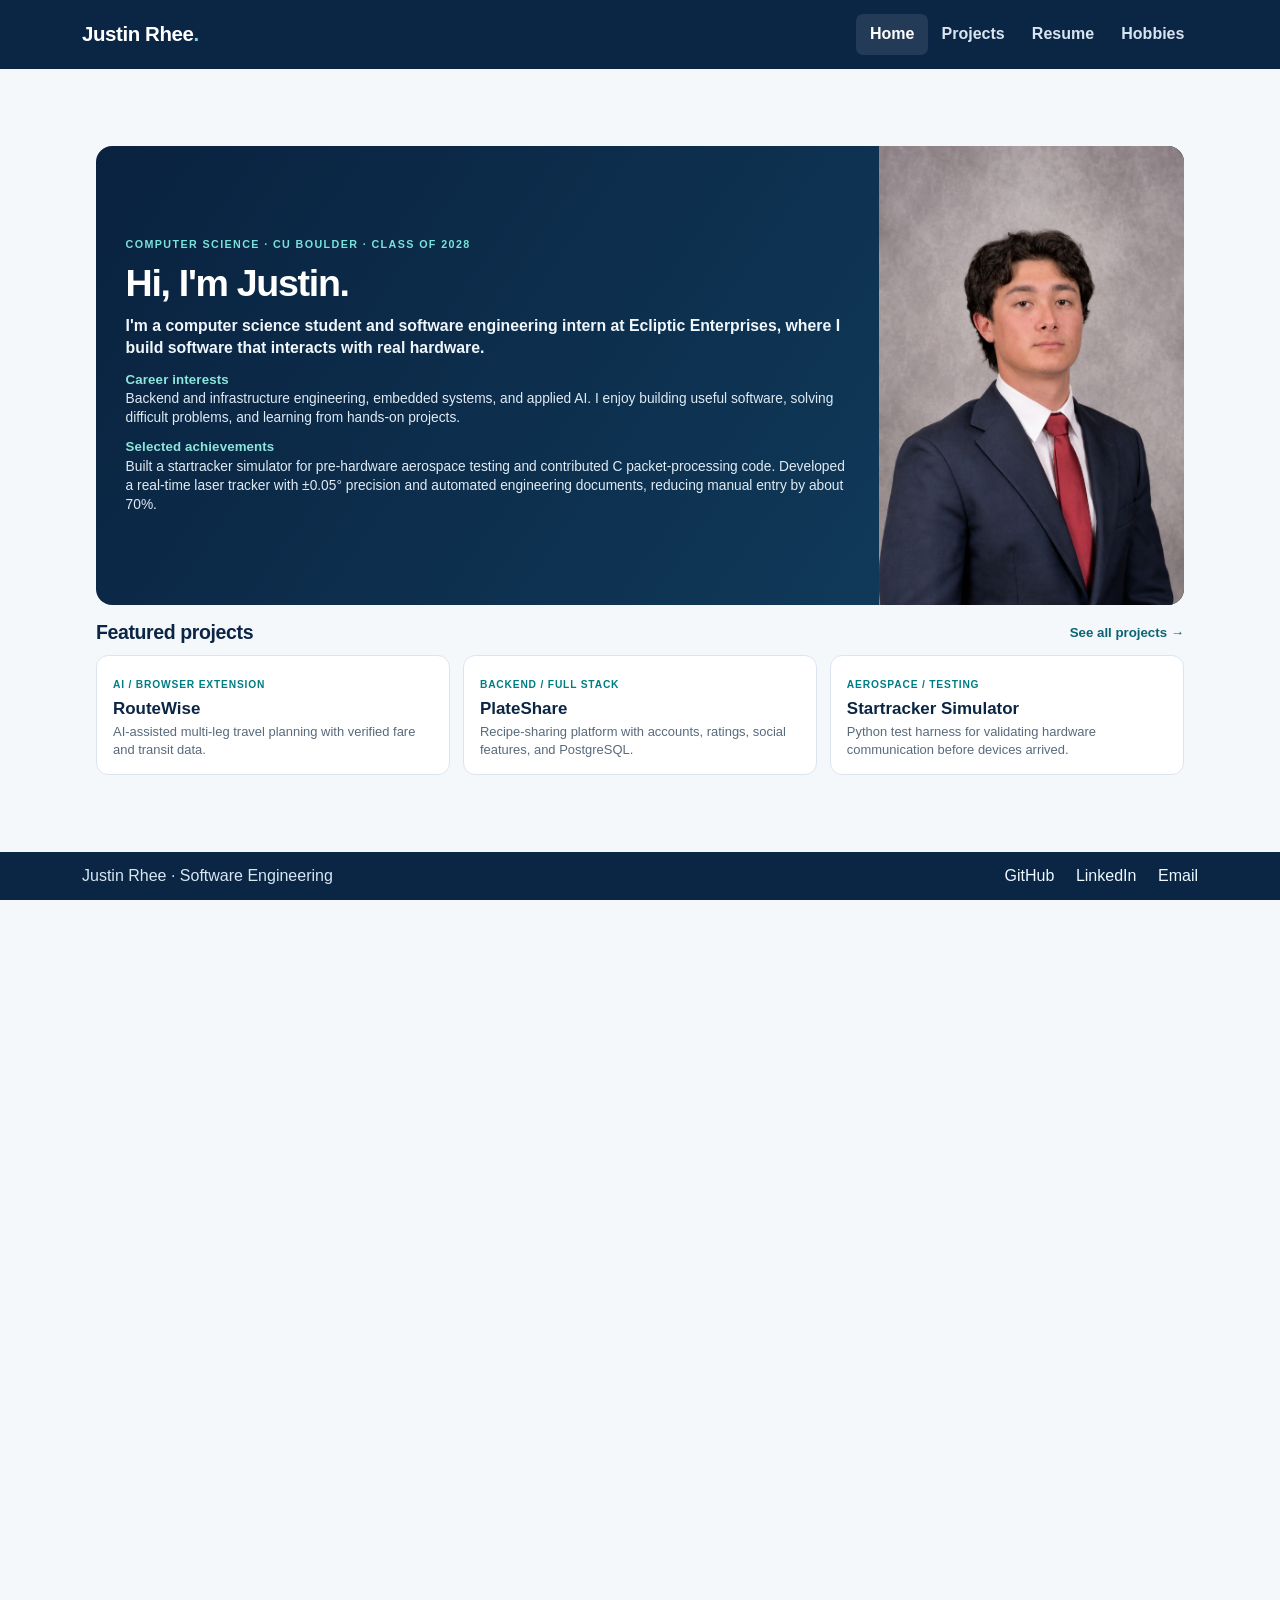
<file: index.html>
<!DOCTYPE html>
<html lang="en">
<head>
    <meta charset="UTF-8">
    <meta http-equiv="refresh" content="0; url=views/home.html">
    <title>Justin Rhee</title>
</head>

<body>
    <p>
        <a href="views/home.html">Go to my personal website</a>
    </p>
</body>
</html>
</file>
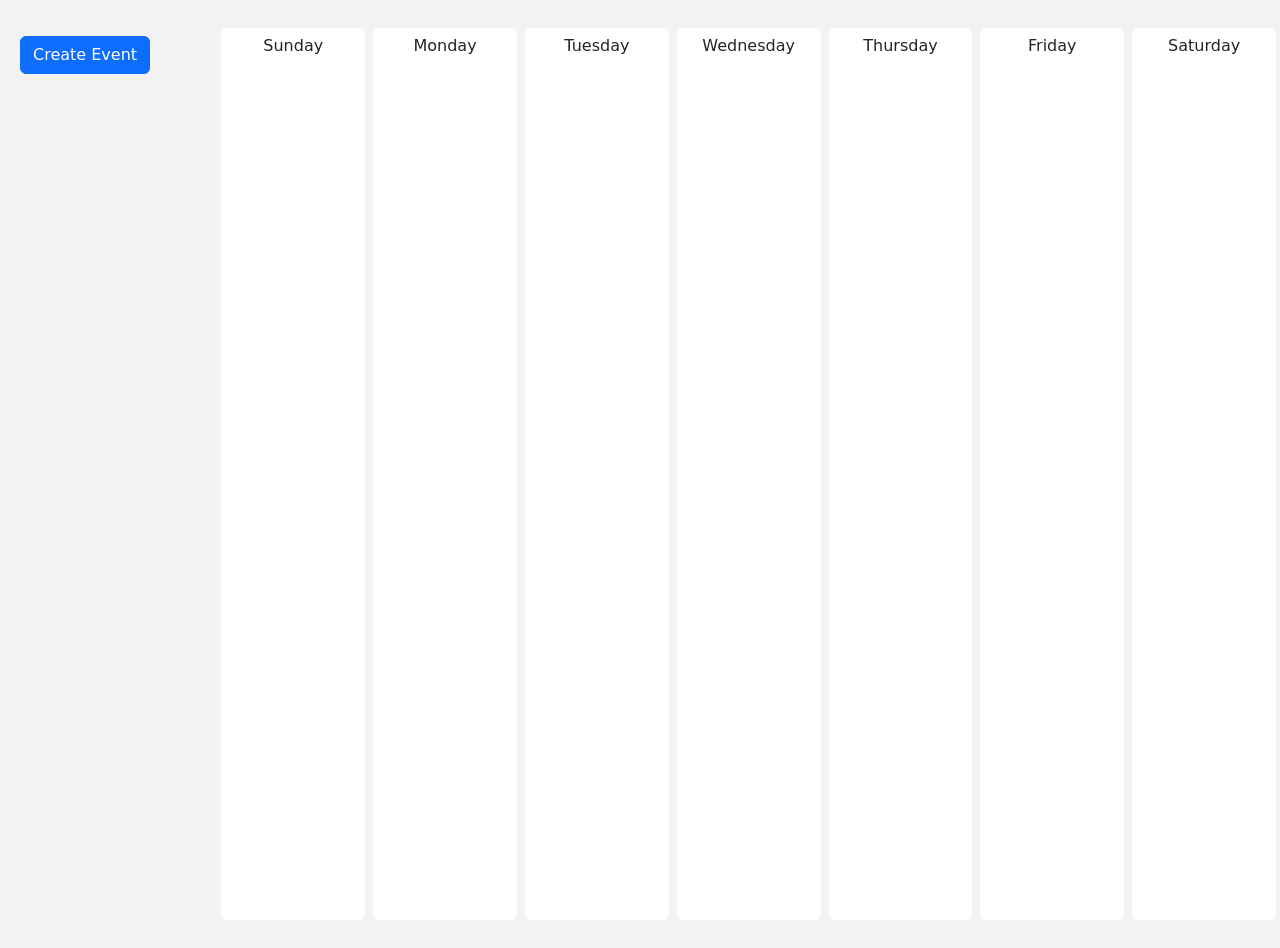
<file: Calendar/index.html>
<!doctype html>
<html lang="en">
  <head>
    <meta charset="utf-8">
    <meta name="viewport" content="width=device-width, initial-scale=1">
    <title>Lab 4 - Calendar</title>
    <link href="https://cdn.jsdelivr.net/npm/bootstrap@5.3.3/dist/css/bootstrap.min.css" rel="stylesheet" integrity="sha384-QWTKZyjpPEjISv5WaRU9OFeRpok6YctnYmDr5pNlyT2bRjXh0JMhjY6hW+ALEwIH" crossorigin="anonymous">
    <link rel="stylesheet" href="./resources/css/style.css">
  </head>
  <body>
    <div class="row">
        <div class="col-12 col-md-2">
            <div class="custom-container">
                <button
                    class="btn btn-primary mt-3"
                    type="button"
                    data-bs-toggle="modal"
                    data-bs-target="#event_modal"
                    onclick = "prepareNewEvent()"
                    >
                    Create Event
                </button>
            </div>
        </div>
        <div class="col-12 col-md-10">
            <div class="container-md container-fluid py-4 h-100">
                <div id="calendar" class="row h-100">
                    <div class="col-sm m-1 bg-white rounded px-1 px-md-2" id="sunday">
                        <div class="h6 text-center position-relative py-2 day">
                            Sunday
                        </div>
                    </div>
                    <div class="col-sm m-1 bg-white rounded px-1 px-md-2" id="monday">
                        <div class="h6 text-center position-relative py-2 day">
                            Monday
                        </div>
                    </div>
                    <div class="col-sm m-1 bg-white rounded px-1 px-md-2" id="tuesday">
                        <div class="h6 text-center position-relative py-2 day">
                            Tuesday
                        </div>
                    </div>
                    <div class="col-sm m-1 bg-white rounded px-1 px-md-2" id="wednesday">
                        <div class="h6 text-center position-relative py-2 day">
                            Wednesday
                        </div>
                    </div>
                    <div class="col-sm m-1 bg-white rounded px-1 px-md-2" id="thursday">
                        <div class="h6 text-center position-relative py-2 day">
                            Thursday
                        </div>
                    </div>
                    <div class="col-sm m-1 bg-white rounded px-1 px-md-2" id="friday">
                        <div class="h6 text-center position-relative py-2 day">
                            Friday
                        </div>
                    </div>
                    <div class="col-sm m-1 bg-white rounded px-1 px-md-2" id="saturday">
                        <div class="h6 text-center position-relative py-2 day">
                            Saturday
                        </div>
                    </div>
                </div>        
            </div>
        </div>
    </div>
    
    <!-- Event Modal -->
    <div
        class="modal fade"
        id="event_modal"
        tabindex="-1"
        aria-labelledby="event_modal_label"
        aria-hidden="true"
        >
        <div class="modal-dialog">
            <div class="modal-content">

            <div class="modal-header">
                <h5 class="modal-title" id="event_modal_label">Create Event</h5>
            </div>

            <div class="modal-body">
                <form id="event_form">

                <!-- Event Name -->
                <div class="mb-3">
                    <label for="event_name" class="form-label">Event Name</label>
                    <input
                    type="text"
                    class="form-control"
                    id="event_name"
                    required
                    >
                </div>

                <!-- Weekday -->
                <div class="mb-3">
                    <label for="event_weekday" class="form-label">Weekday</label>
                    <select
                    class="form-select"
                    id="event_weekday"
                    required
                    >
                        <option value="" selected disabled>Select a day</option>
                        <option value="Monday">Monday</option>
                        <option value="Tuesday">Tuesday</option>
                        <option value="Wednesday">Wednesday</option>
                        <option value="Thursday">Thursday</option>
                        <option value="Friday">Friday</option>
                        <option value="Saturday">Saturday</option>
                        <option value="Sunday">Sunday</option>
                    </select>
                </div>

                <!-- Time -->
                <div class="mb-3">
                    <label for="event_time" class="form-label">Time</label>
                    <input
                    type="time"
                    class="form-control"
                    id="event_time"
                    required
                    >
                </div>

                <!-- Event Modality -->
                <div class="mb-3">
                    <label for="event_modality" class="form-label">
                    Event Modality
                    </label>

                    <select
                    class="form-control"
                    id="event_modality"
                    required
                    onchange="updateLocationOptions(this.value)"
                    >
                    <option value="in-person">In-Person</option>
                    <option value="remote">Remote</option>
                    </select>
                </div>

                <!-- Location -->
                <div class="mb-3" id="location_container">
                    <label for="event_location" class="form-label">Location</label>
                    <input
                    type="text"
                    class="form-control"
                    id="event_location"
                    required
                    >
                </div>

                <!-- Remote URL -->
                <div class="mb-3 d-none" id="remote_url_container">
                    <label for="event_remote_url" class="form-label">
                    Remote URL
                    </label>
                    <input
                    type="text"
                    class="form-control"
                    id="event_remote_url"
                    placeholder="https://example.com/meeting"
                    pattern="^https?://([A-Za-z0-9\-]+\.)+[A-Za-z]{2,}(:[0-9]{1,5})?(/[^\s]*)?"
                    disabled
                    >
                </div>

                <!-- Attendees -->
                <div class="mb-3">
                    <label for="event_attendees" class="form-label">
                    Attendees
                    </label>

                    <input
                    type="text"
                    class="form-control"
                    id="event_attendees"
                    placeholder="Alice, Bob, Charlie"
                    required
                    >
                </div>

                <!-- Category -->
                <div class="mb-3">
                    <label for="event_category" class="form-label">Category</label>
                    <select class="form-select" id="event_category" required>
                        <option value="" selected disabled>Select a category</option>
                        <option value="Academic">Academic</option>
                        <option value="Work">Work</option>
                        <option value="Personal">Personal</option>
                        <option value="Social">Social</option>
                    </select>
                </div>
                </form>
            </div>

            <div class="modal-footer">
                <button
                type="button"
                class="btn btn-secondary"
                data-bs-dismiss="modal"
                >
                Close
                </button>

                <button
                type="button"
                class="btn btn-primary"
                onclick="saveEvent()"
                >
                Save Event
                </button>
            </div>

            </div>
        </div>
    </div>

    <script src="https://cdn.jsdelivr.net/npm/bootstrap@5.3.3/dist/js/bootstrap.bundle.min.js" integrity="sha384-YvpcrYf0tY3lHB60NNkmXc5s9fDVZLESaAA55NDzOxhy9GkcIdslK1eN7N6jIeHz" crossorigin="anonymous"></script>
    <script src="./resources/js/script.js"></script>


  </body>
</html>
</file>
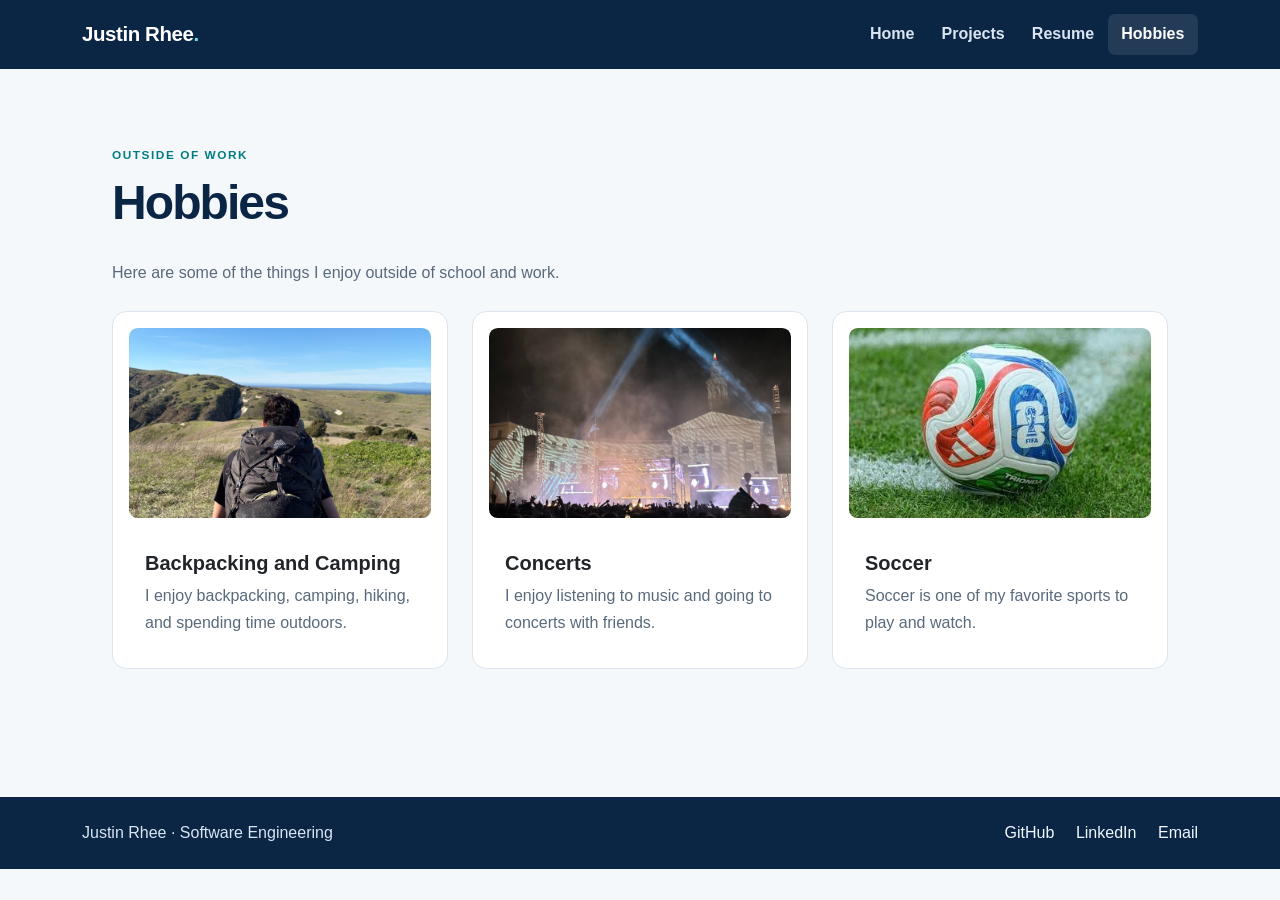
<file: views/hobbies.html>
<!DOCTYPE html>
<html lang="en">
<head>
  <meta charset="UTF-8">
  <meta name="viewport" content="width=device-width, initial-scale=1">
  <meta name="description" content="A few of Justin Rhee's interests outside computer science and software engineering.">
  <title>Justin Rhee | Hobbies</title>
  <link href="https://cdn.jsdelivr.net/npm/bootstrap@5.3.3/dist/css/bootstrap.min.css" rel="stylesheet">
  <link rel="stylesheet" href="../resources/css/styles.css">
</head>
<body>
  <header>
    <nav class="navbar navbar-expand-md navbar-dark navbar-custom" aria-label="Main navigation">
      <div class="container">
        <a class="navbar-brand" href="home.html">Justin Rhee<span class="brand-dot">.</span></a>
        <button class="navbar-toggler" type="button" data-bs-toggle="collapse" data-bs-target="#mainNav" aria-controls="mainNav" aria-expanded="false" aria-label="Toggle navigation"><span class="navbar-toggler-icon"></span></button>
        <div class="collapse navbar-collapse" id="mainNav"><ul class="navbar-nav ms-auto"><li class="nav-item"><a class="nav-link" href="home.html">Home</a></li>
<li class="nav-item"><a class="nav-link" href="projects.html">Projects</a></li>
<li class="nav-item"><a class="nav-link" href="resume.html">Resume</a></li>
<li class="nav-item"><a class="nav-link active" aria-current="page" href="hobbies.html">Hobbies</a></li></ul></div>
      </div>
    </nav>
  </header>
  <main class="container page-shell">    <main class="container page-shell">

        <div class="page-intro"><p class="eyebrow">Outside of work</p><h1>Hobbies</h1></div>

        <p class="mb-4">
            Here are some of the things I enjoy outside of school and work.
        </p>

        <div class="row g-4">

            <div class="col-12 col-md-6 col-lg-4">
                <section class="card hobby-card h-100">

                    <img
                        src="../resources/img/backpacking.jpg"
                        class="card-img-top"
                        alt="Mountain landscape representing backpacking and camping"
                    >

                    <div class="card-body">
                        <h2 class="card-title h4">
                            Backpacking and Camping
                        </h2>

                        <p class="card-text">
                            I enjoy backpacking, camping, hiking, and spending
                            time outdoors.
                        </p>
                    </div>

                </section>
            </div>


            <div class="col-12 col-md-6 col-lg-4">
                <section class="card hobby-card h-100">

                    <img
                        src="../resources/img/concert.jpg"
                        class="card-img-top"
                        alt="Concert stage representing my interest in live music"
                    >

                    <div class="card-body">
                        <h2 class="card-title h4">
                            Concerts
                        </h2>

                        <p class="card-text">
                            I enjoy listening to music and going to concerts
                            with friends.
                        </p>
                    </div>

                </section>
            </div>


            <div class="col-12 col-md-6 col-lg-4">
                <section class="card hobby-card h-100">

                    <img
                        src="../resources/img/soccer.jpg"
                        class="card-img-top"
                        alt="Soccer ball on a field representing my interest in soccer"
                    >

                    <div class="card-body">
                        <h2 class="card-title h4">
                            Soccer
                        </h2>

                        <p class="card-text">
                            Soccer is one of my favorite sports to play and watch.
                        </p>
                    </div>

                </section>
            </div>

        </div>

    </main></main>
  <footer class="site-footer">
    <div class="container footer-content">
      <span>Justin Rhee &middot; Software Engineering</span>
      <div class="footer-links"><a href="https://github.com/justinr1266" target="_blank" rel="noopener noreferrer">GitHub</a><a href="https://www.linkedin.com/in/justin-h-rhee/" target="_blank" rel="noopener noreferrer">LinkedIn</a><a href="mailto:justinrhee.career@gmail.com">Email</a></div>
    </div>
  </footer>
  <script src="https://cdn.jsdelivr.net/npm/bootstrap@5.3.3/dist/js/bootstrap.bundle.min.js"></script>
</body>
</html>
</file>
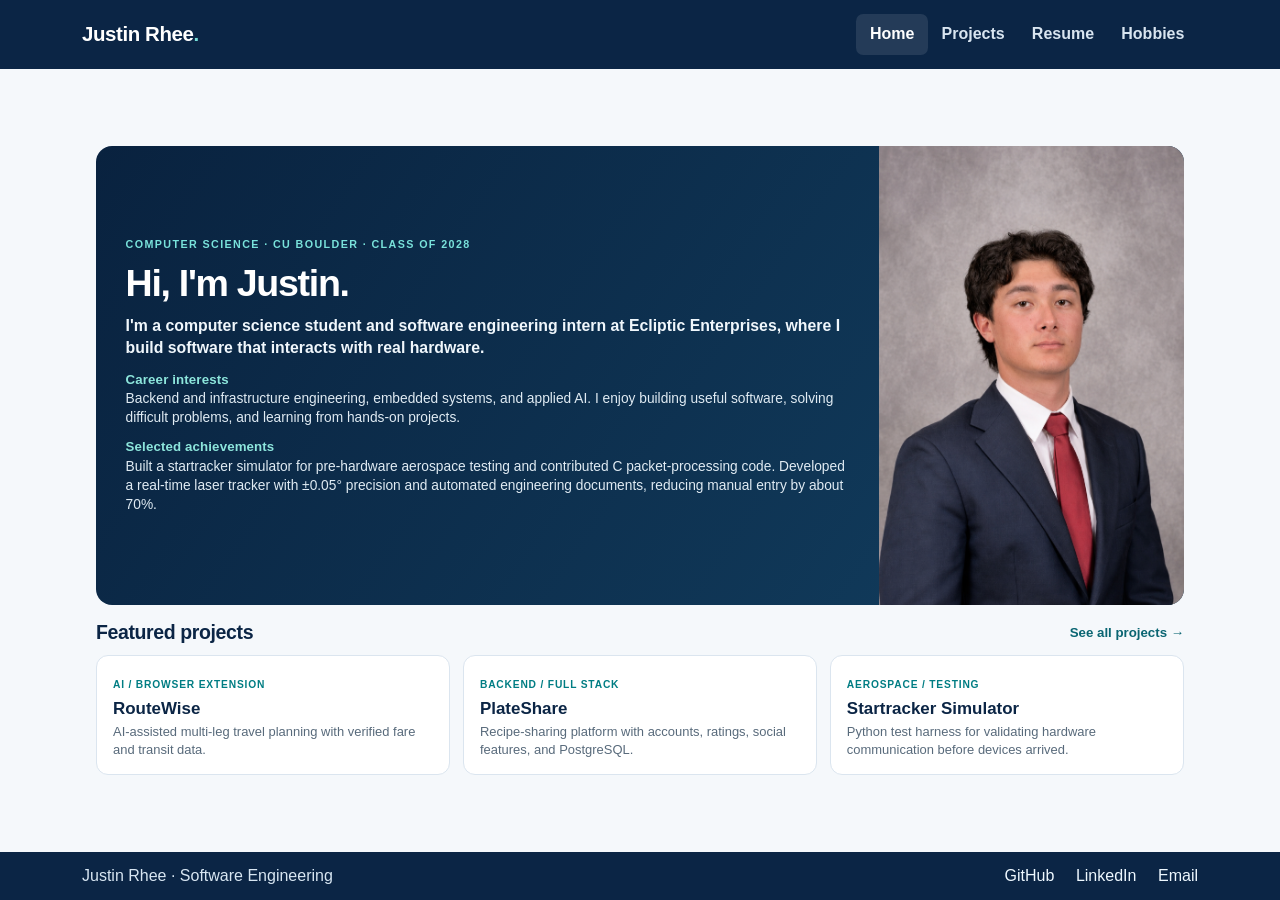
<file: views/home.html>
<!DOCTYPE html>
<html lang="en">
<head>
  <meta charset="UTF-8">
  <meta name="viewport" content="width=device-width, initial-scale=1">
  <meta name="description" content="Justin Rhee - Computer Science student building aerospace software, backend projects, and applied AI tools.">
  <title>Justin Rhee | Home</title>
  <link href="https://cdn.jsdelivr.net/npm/bootstrap@5.3.3/dist/css/bootstrap.min.css" rel="stylesheet">
  <link rel="stylesheet" href="../resources/css/styles.css">
</head>
<body class="compact-home">
  <header>
    <nav class="navbar navbar-expand-md navbar-dark navbar-custom" aria-label="Main navigation">
      <div class="container">
        <a class="navbar-brand" href="home.html">Justin Rhee<span class="brand-dot">.</span></a>
        <button class="navbar-toggler" type="button" data-bs-toggle="collapse" data-bs-target="#mainNav" aria-controls="mainNav" aria-expanded="false" aria-label="Toggle navigation"><span class="navbar-toggler-icon"></span></button>
        <div class="collapse navbar-collapse" id="mainNav"><ul class="navbar-nav ms-auto"><li class="nav-item"><a class="nav-link active" aria-current="page" href="home.html">Home</a></li>
<li class="nav-item"><a class="nav-link" href="projects.html">Projects</a></li>
<li class="nav-item"><a class="nav-link" href="resume.html">Resume</a></li>
<li class="nav-item"><a class="nav-link" href="hobbies.html">Hobbies</a></li></ul></div>
      </div>
    </nav>
  </header>
  <main class="container page-shell" id="main-content">
    <section class="home-intro" aria-labelledby="intro-title">
      <div class="home-intro-copy">
        <p class="eyebrow eyebrow-light">Computer Science &middot; CU Boulder &middot; Class of 2028</p>
        <h1 id="intro-title">Hi, I'm Justin.</h1>
        <p class="home-about">I'm a computer science student and software engineering intern at Ecliptic Enterprises, where I build software that interacts with real hardware.</p>
        <div class="home-mini-section">
          <h2>Career interests</h2>
          <p>Backend and infrastructure engineering, embedded systems, and applied AI. I enjoy building useful software, solving difficult problems, and learning from hands-on projects.</p>
        </div>
        <div class="home-mini-section">
          <h2>Selected achievements</h2>
          <p>Built a startracker simulator for pre-hardware aerospace testing and contributed C packet-processing code. Developed a real-time laser tracker with &plusmn;0.05&deg; precision and automated engineering documents, reducing manual entry by about 70%.</p>
        </div>
      </div>
      <div class="home-intro-portrait"><img src="../resources/img/profile.jpg" alt="Justin Rhee" width="665" height="1000"></div>
    </section>
    <section class="home-featured" aria-labelledby="featured-heading">
      <div class="home-featured-heading">
        <h2 id="featured-heading">Featured projects</h2>
        <a class="text-link" href="projects.html">See all projects &rarr;</a>
      </div>
      <div class="home-featured-grid">
        <a class="home-featured-card" href="projects.html#routewise">
          <span class="featured-label">AI / BROWSER EXTENSION</span>
          <h3>RouteWise</h3>
          <p>AI-assisted multi-leg travel planning with verified fare and transit data.</p>
        </a>
        <a class="home-featured-card" href="projects.html#plateshare">
          <span class="featured-label">BACKEND / FULL STACK</span>
          <h3>PlateShare</h3>
          <p>Recipe-sharing platform with accounts, ratings, social features, and PostgreSQL.</p>
        </a>
        <a class="home-featured-card" href="projects.html#startracker">
          <span class="featured-label">AEROSPACE / TESTING</span>
          <h3>Startracker Simulator</h3>
          <p>Python test harness for validating hardware communication before devices arrived.</p>
        </a>
      </div>
    </section>
  </main>
  <footer class="site-footer">
    <div class="container footer-content">
      <span>Justin Rhee &middot; Software Engineering</span>
      <div class="footer-links"><a href="https://github.com/justinr1266" target="_blank" rel="noopener noreferrer">GitHub</a><a href="https://www.linkedin.com/in/justin-h-rhee/" target="_blank" rel="noopener noreferrer">LinkedIn</a><a href="mailto:justinrhee.career@gmail.com">Email</a></div>
    </div>
  </footer>
  <script src="https://cdn.jsdelivr.net/npm/bootstrap@5.3.3/dist/js/bootstrap.bundle.min.js"></script>
</body>
</html>
</file>
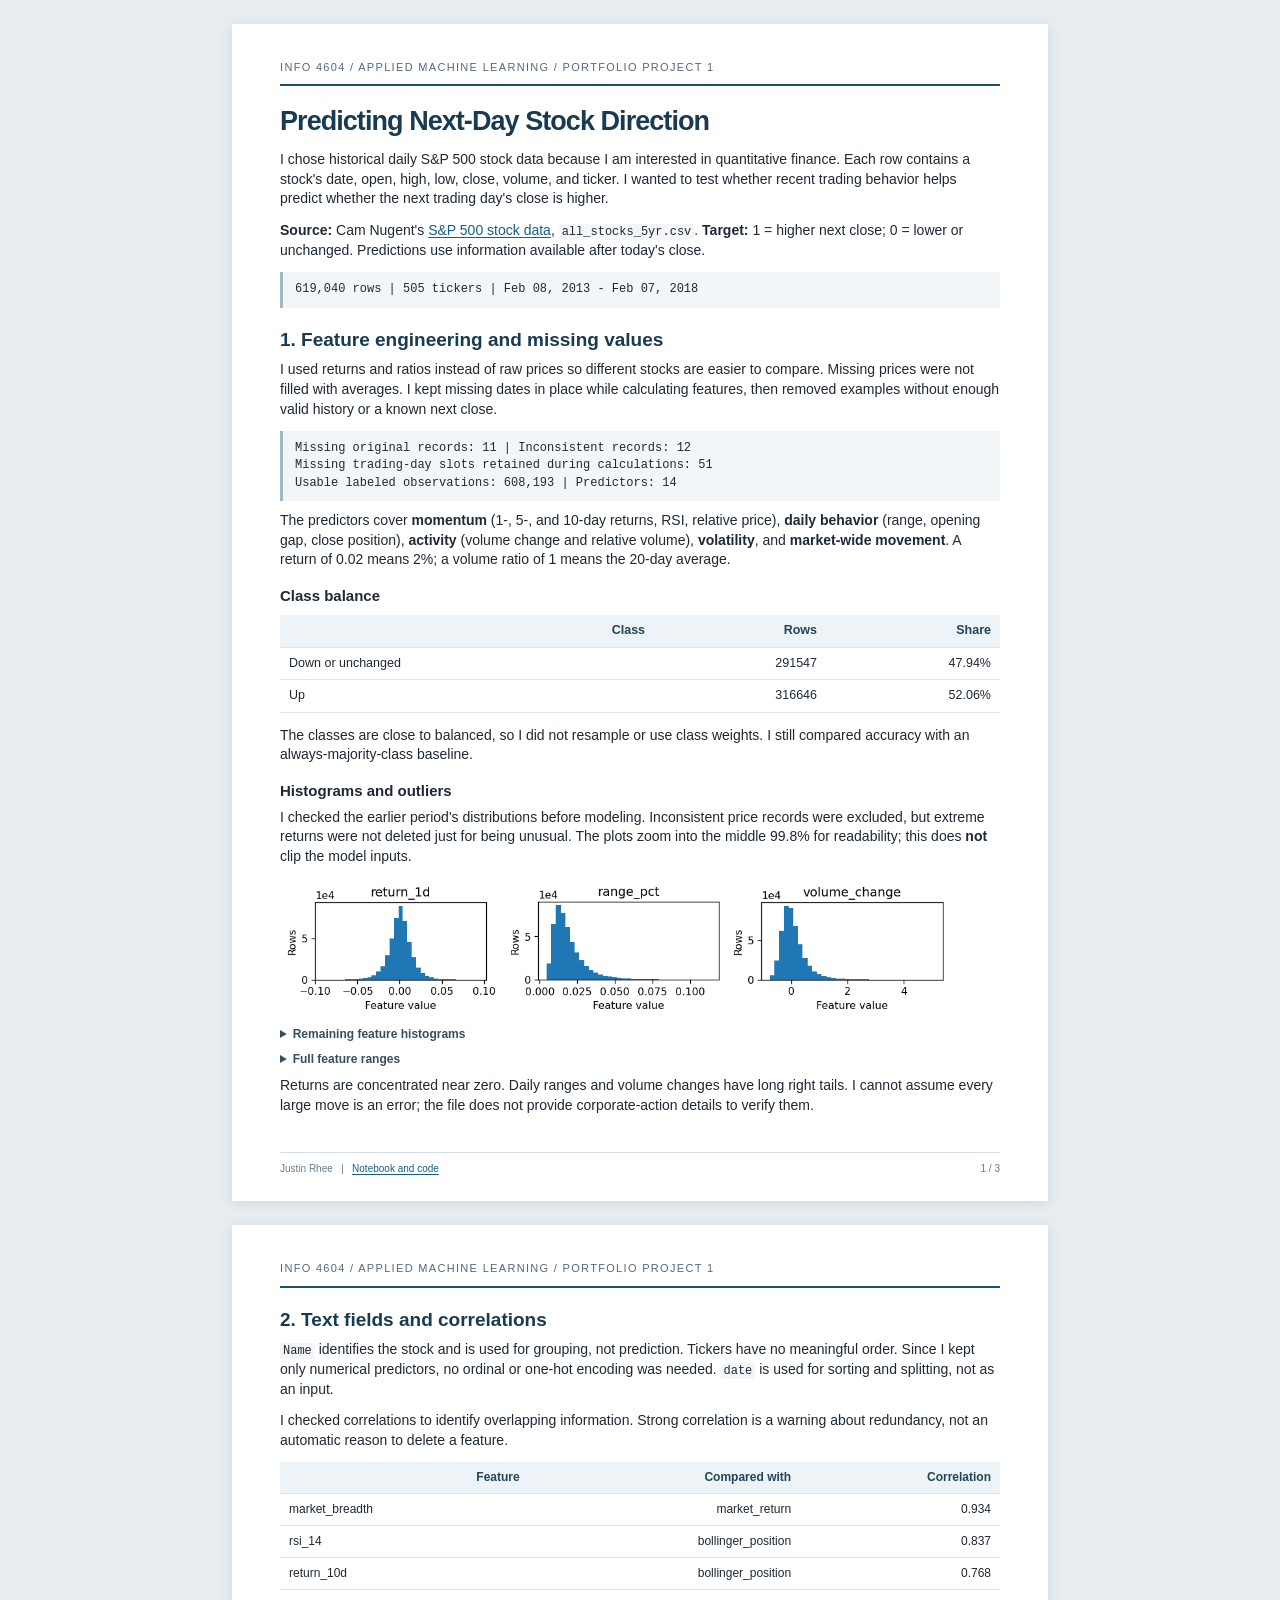
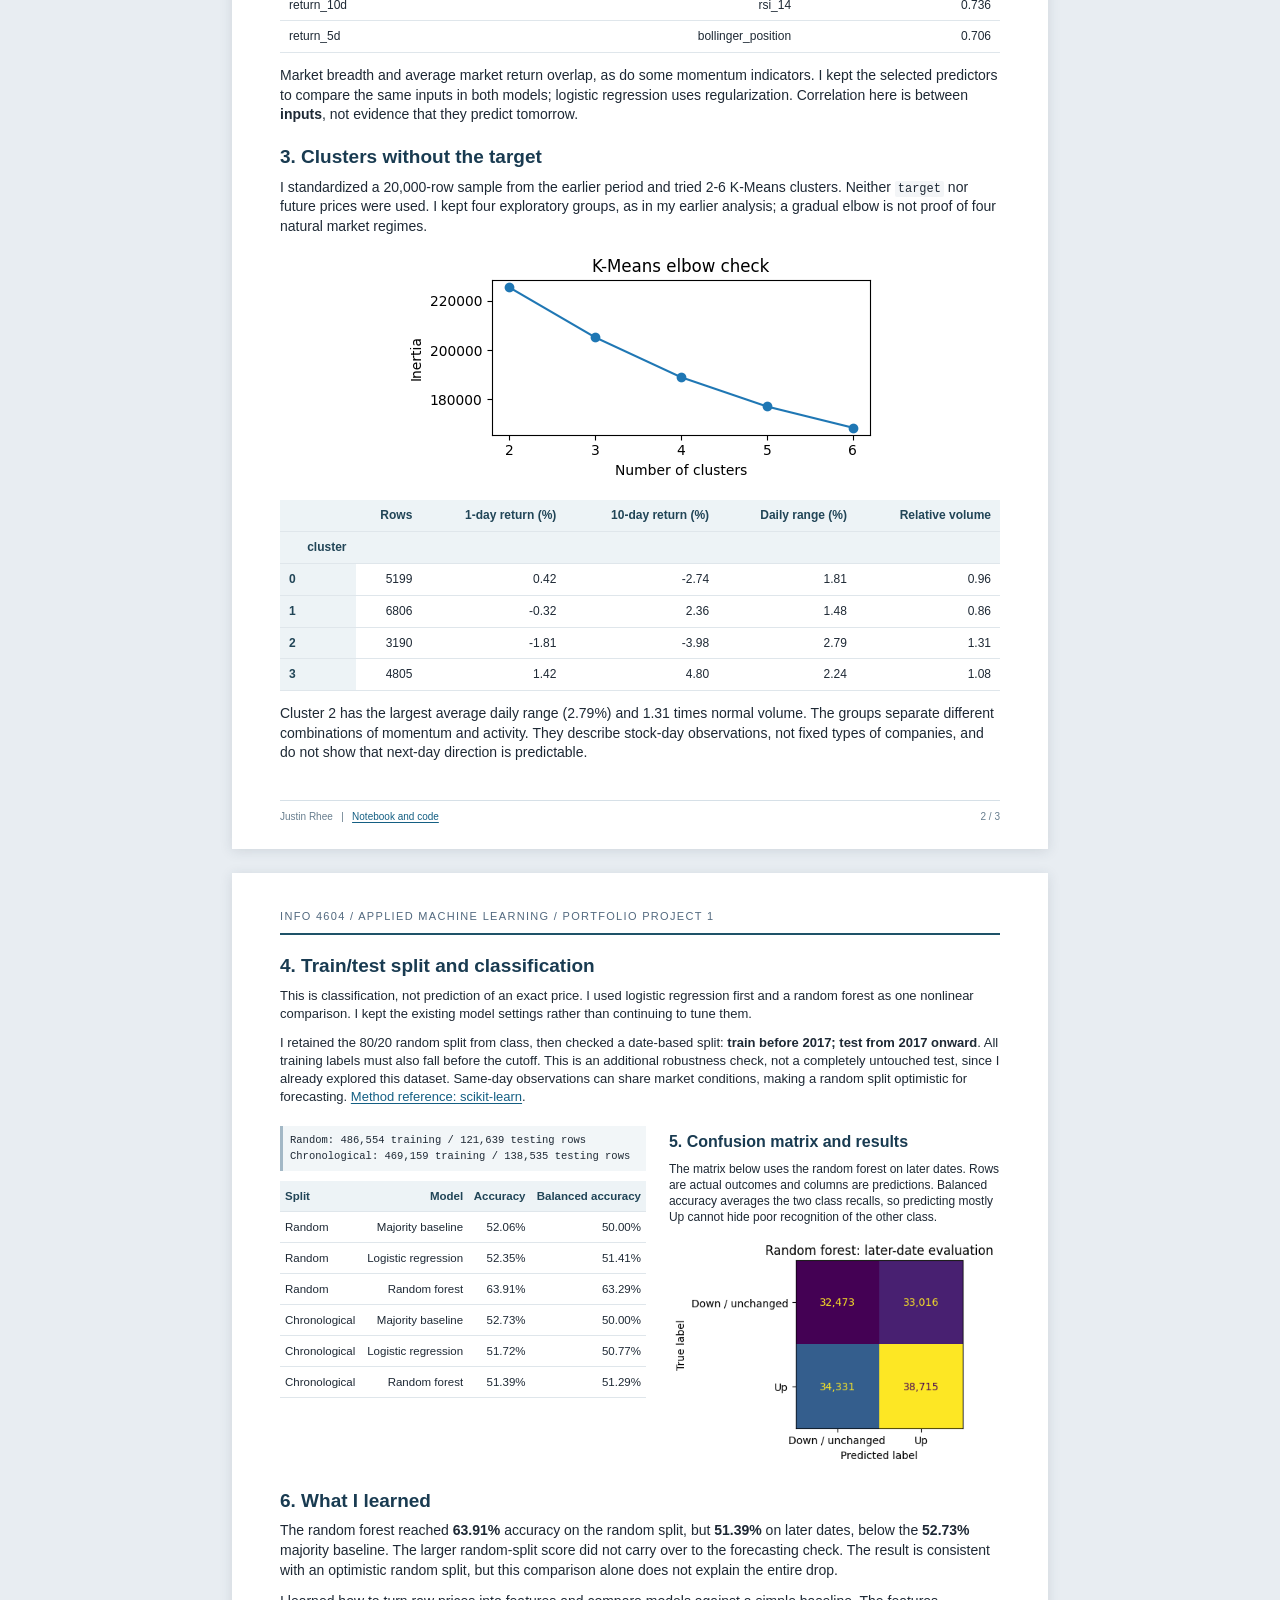
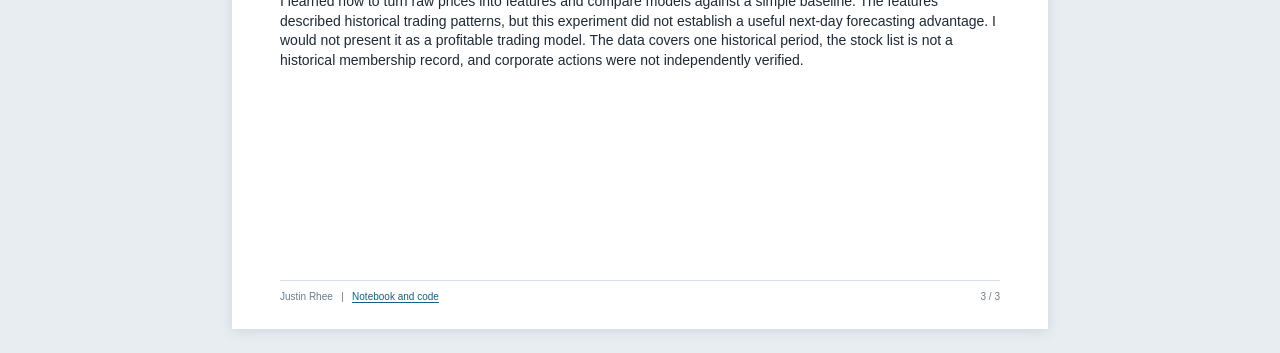
<file: views/PortfolioProject1.html>
<!DOCTYPE html>
<html lang="en">

<head>
  <meta charset="utf-8">
  <meta name="viewport" content="width=device-width,initial-scale=1">
  <title>Predicting Next-Day Stock Direction - Portfolio Project 1</title>
  <style>
    * {
      box-sizing: border-box
    }

    body {
      margin: 0;
      background: #e8edf2;
      color: #1e2935;
      font: 14px/1.4 Arial, Helvetica, sans-serif
    }

    .page {
      position: relative;
      width: 816px;
      min-height: 1056px;
      margin: 24px auto;
      background: white;
      padding: 36px 48px 68px;
      box-shadow: 0 2px 12px #25374a20
    }

    .page-header {
      font-size: 11px;
      letter-spacing: .12em;
      color: #52697f;
      border-bottom: 2px solid #1e5268;
      padding-bottom: 9px;
      margin-bottom: 20px;
      text-transform: uppercase
    }

    h1 {
      font-size: 27px;
      letter-spacing: -.035em;
      line-height: 1.14;
      color: #193b51;
      margin: 0 0 13px
    }

    h2 {
      font-size: 19px;
      color: #193b51;
      line-height: 1.2;
      margin: 21px 0 9px
    }

    h3 {
      font-size: 15px;
      line-height: 1.2;
      margin: 17px 0 8px
    }

    p {
      margin: 8px 0 12px
    }

    a {
      color: #145f83;
      text-underline-offset: 2px
    }

    code {
      font: 12px Consolas, monospace;
      background: #f3f5f7;
      padding: 1px 3px;
      border-radius: 2px
    }

    pre {
      font: 12px/1.45 Consolas, monospace;
      white-space: pre-wrap;
      margin: 10px 0;
      padding: 9px 12px;
      background: #f2f6f8;
      border-left: 3px solid #a3b8c6
    }

    table {
      border-collapse: collapse;
      border: none;
      width: 100%;
      font-size: 12.5px;
      margin: 10px 0 13px
    }

    th {
      font-weight: 600;
      color: #214557;
      background: #edf3f6
    }

    th,
    td {
      border: none;
      border-bottom: 1px solid #dfe6eb;
      padding: 7px 9px;
      text-align: right;
      white-space: normal
    }

    th:first-child,
    td:first-child {
      text-align: left
    }

    table.dataframe tbody tr th:only-of-type {
      vertical-align: middle
    }

    table.dataframe thead th {
      text-align: right
    }

    img.chart {
      display: block;
      max-width: 100%;
      height: auto;
      max-height: 263px;
      margin: 8px auto 12px
    }

    details {
      margin: 8px 0;
      color: #354e60
    }

    summary {
      cursor: pointer;
      font-size: 12px;
      font-weight: 600
    }

    details[open] {
      padding: 7px;
      background: #f8fafb
    }

    details table {
      font-size: 11px
    }

    .report-body {
      padding-bottom: 6px
    }

    .page-footer {
      position: absolute;
      left: 48px;
      right: 48px;
      bottom: 25px;
      border-top: 1px solid #d6e0e7;
      padding-top: 9px;
      color: #677d8e;
      font-size: 10px;
      display: flex;
      justify-content: space-between
    }

    .result-grid {
      display: grid;
      grid-template-columns: 1.05fr .95fr;
      gap: 23px;
      align-items: start
    }

    .result-grid table {
      font-size: 11.5px
    }

    .result-grid th,
    .result-grid td {
      padding: 7px 5px
    }

    .result-grid pre {
      font-size: 10.5px;
      padding: 7px;
      line-height: 1.45
    }

    .result-grid h2 {
      font-size: 16px;
      margin-top: 0
    }

    .result-grid p {
      font-size: 12px;
      line-height: 1.35
    }

    .result-grid img.chart {
      width: 100%;
      max-height: none;
      margin: 0 auto 6px
    }

    .page3 h2 {
      margin-top: 16px
    }

    .page3 .models-intro p {
      margin-bottom: 10px
    }

    .page3 .models-intro {
      font-size: 13px
    }

    .page2 img.chart {
      max-height: 252px
    }

    .page2 table {
      font-size: 12px
    }

    .page2 .report-body>h2:first-child {
      margin-top: 0
    }

    @media(max-width:850px) {
      .page {
        width: 100%;
        min-height: 0;
        margin: 0;
        padding: 28px 22px 65px;
        box-shadow: none;
        border-bottom: 10px solid #e8edf2
      }

      .page-footer {
        left: 22px;
        right: 22px
      }

      .result-grid {
        grid-template-columns: 1fr
      }

      img[style] {
        min-width: 160px !important
      }
    }

    @media print {
      @page {
        size: letter;
        margin: 0
      }

      body {
        background: white;
        font-size: 13px
      }

      .page {
        width: 816px;
        height: 1056px;
        min-height: 1056px;
        margin: 0;
        padding: 32px 46px 62px;
        box-shadow: none;
        break-after: page;
        page-break-after: always
      }

      .page:last-child {
        break-after: auto;
        page-break-after: auto
      }

      .page-footer {
        left: 46px;
        right: 46px;
        bottom: 23px
      }

      details {
        display: none
      }

      .page-header {
        margin-bottom: 16px
      }

      h2 {
        margin-top: 16px
      }

      a {
        color: inherit
      }

      p {
        margin-bottom: 10px
      }

      pre {
        font-size: 11px
      }

      .result-grid {
        grid-template-columns: 1.05fr .95fr
      }

      .page3 {
        font-size: 12.5px
      }

      .page1 {
        font-size: 12.5px
      }

      .page1 th,
      .page1 td {
        padding: 6px 8px
      }

      .page2 {
        font-size: 12px;
        line-height: 1.35
      }

      .page2 table {
        font-size: 11px
      }

      .page2 th,
      .page2 td {
        padding: 5px 7px
      }

      .page2 img.chart {
        max-height: 215px
      }

      .page2 h2 {
        margin-top: 13px
      }

      .page2 p {
        margin: 6px 0 9px
      }
    }
  </style>
</head>

<body>
  <section class="page page1">
    <div class="page-header">INFO 4604 / Applied Machine Learning / Portfolio Project 1</div>
    <main class="report-body">
      <div class="block intro">
        <h1>Predicting Next-Day Stock Direction</h1>
        <p>I chose historical daily S&amp;P 500 stock data because I am interested in quantitative finance. Each row
          contains a stock's date, open, high, low, close, volume, and ticker. I wanted to test whether recent trading
          behavior helps predict whether the next trading day's close is higher.</p>
        <p><strong>Source:</strong> Cam Nugent's <a href="https://www.kaggle.com/datasets/camnugent/sandp500">S&amp;P
            500 stock data</a>, <code>all_stocks_5yr.csv</code>. <strong>Target:</strong> 1 = higher next close; 0 =
          lower or unchanged. Predictions use information available after today's close.</p>
      </div>
      <div class="block load">
        <pre class="note-output">619,040 rows | 505 tickers | Feb 08, 2013 - Feb 07, 2018</pre>
      </div>
      <div class="block features_intro">
        <h2>1. Feature engineering and missing values</h2>
        <p>I used returns and ratios instead of raw prices so different stocks are easier to compare. Missing prices
          were not filled with averages. I kept missing dates in place while calculating features, then removed examples
          without enough valid history or a known next close.</p>
      </div>
      <div class="block engineer">
        <pre class="note-output">Missing original records: 11 | Inconsistent records: 12
Missing trading-day slots retained during calculations: 51
Usable labeled observations: 608,193 | Predictors: 14</pre>
      </div>
      <div class="block feature_dictionary">
        <p>The predictors cover <strong>momentum</strong> (1-, 5-, and 10-day returns, RSI, relative price),
          <strong>daily behavior</strong> (range, opening gap, close position), <strong>activity</strong> (volume change
          and relative volume), <strong>volatility</strong>, and <strong>market-wide movement</strong>. A return of 0.02
          means 2%; a volume ratio of 1 means the 20-day average.</p>
        <h3>Class balance</h3>
      </div>
      <div class="block balance">
        <div>
          <style scoped="">
            .dataframe tbody tr th:only-of-type {
              vertical-align: middle;
            }

            .dataframe tbody tr th {
              vertical-align: top;
            }

            .dataframe thead th {
              text-align: right;
            }
          </style>
          <table border="1" class="dataframe">
            <thead>
              <tr style="text-align: right;">

                <th>Class</th>
                <th>Rows</th>
                <th>Share</th>
              </tr>
            </thead>
            <tbody>
              <tr>

                <td>Down or unchanged</td>
                <td>291547</td>
                <td>47.94%</td>
              </tr>
              <tr>

                <td>Up</td>
                <td>316646</td>
                <td>52.06%</td>
              </tr>
            </tbody>
          </table>
        </div>
      </div>
      <div class="block hist_intro">
        <p>The classes are close to balanced, so I did not resample or use class weights. I still compared accuracy with
          an always-majority-class baseline.</p>
        <h3>Histograms and outliers</h3>
        <p>I checked the earlier period's distributions before modeling. Inconsistent price records were excluded, but
          extreme returns were not deleted just for being unusual. The plots zoom into the middle 99.8% for readability;
          this does <strong>not</strong> clip the model inputs.</p>
      </div>
      <div class="block histograms"><img alt="return_1d"
          src="[data-uri]"
          style="width:31%;min-width:200px;vertical-align:top"><img alt="range_pct"
          src="[data-uri]"
          style="width:31%;min-width:200px;vertical-align:top"><img alt="volume_change"
          src="[data-uri]"
          style="width:31%;min-width:200px;vertical-align:top">
        <details>
          <summary>Remaining feature histograms</summary><img alt="return_5d"
            src="[data-uri]"
            style="width:31%;min-width:200px;vertical-align:top"><img alt="return_10d"
            src="[data-uri]"
            style="width:31%;min-width:200px;vertical-align:top"><img alt="gap_pct"
            src="[data-uri]"
            style="width:31%;min-width:200px;vertical-align:top"><img alt="close_position"
            src="[data-uri]"
            style="width:31%;min-width:200px;vertical-align:top"><img alt="volume_ratio"
            src="[data-uri]"
            style="width:31%;min-width:200px;vertical-align:top"><img alt="volatility_5d"
            src="[data-uri]"
            style="width:31%;min-width:200px;vertical-align:top"><img alt="market_breadth"
            src="[data-uri]"
            style="width:31%;min-width:200px;vertical-align:top"><img alt="market_return"
            src="[data-uri]"
            style="width:31%;min-width:200px;vertical-align:top"><img alt="market_momentum_5d"
            src="[data-uri]"
            style="width:31%;min-width:200px;vertical-align:top"><img alt="rsi_14"
            src="[data-uri]"
            style="width:31%;min-width:200px;vertical-align:top"><img alt="bollinger_position"
            src="[data-uri]"
            style="width:31%;min-width:200px;vertical-align:top">
        </details>
        <details>
          <summary>Full feature ranges</summary>
          <table border="1" class="dataframe">
            <thead>
              <tr style="text-align: right;">
                <th></th>
                <th>min</th>
                <th>median</th>
                <th>max</th>
              </tr>
            </thead>
            <tbody>
              <tr>
                <th>return_1d</th>
                <td>-0.6262</td>
                <td>0.0006</td>
                <td>0.6191</td>
              </tr>
              <tr>
                <th>return_5d</th>
                <td>-0.6359</td>
                <td>0.0029</td>
                <td>1.0038</td>
              </tr>
              <tr>
                <th>return_10d</th>
                <td>-0.6513</td>
                <td>0.0053</td>
                <td>1.5400</td>
              </tr>
              <tr>
                <th>range_pct</th>
                <td>0.0026</td>
                <td>0.0165</td>
                <td>0.9143</td>
              </tr>
              <tr>
                <th>gap_pct</th>
                <td>-0.6125</td>
                <td>0.0002</td>
                <td>0.5425</td>
              </tr>
              <tr>
                <th>close_position</th>
                <td>0.0000</td>
                <td>0.5311</td>
                <td>1.0000</td>
              </tr>
              <tr>
                <th>volume_change</th>
                <td>-0.9466</td>
                <td>-0.0125</td>
                <td>58.8202</td>
              </tr>
              <tr>
                <th>volume_ratio</th>
                <td>0.0749</td>
                <td>0.9101</td>
                <td>13.9435</td>
              </tr>
              <tr>
                <th>volatility_5d</th>
                <td>0.0002</td>
                <td>0.0113</td>
                <td>0.2860</td>
              </tr>
              <tr>
                <th>market_breadth</th>
                <td>0.0041</td>
                <td>0.5323</td>
                <td>0.9878</td>
              </tr>
              <tr>
                <th>market_return</th>
                <td>-0.0413</td>
                <td>0.0009</td>
                <td>0.0324</td>
              </tr>
              <tr>
                <th>market_momentum_5d</th>
                <td>-0.1082</td>
                <td>0.0035</td>
                <td>0.0581</td>
              </tr>
              <tr>
                <th>rsi_14</th>
                <td>0.0000</td>
                <td>52.8914</td>
                <td>100.0000</td>
              </tr>
              <tr>
                <th>bollinger_position</th>
                <td>-2.1000</td>
                <td>0.1615</td>
                <td>2.1079</td>
              </tr>
            </tbody>
          </table>
        </details>
      </div>
      <div class="block hist_comment">
        <p>Returns are concentrated near zero. Daily ranges and volume changes have long right tails. I cannot assume
          every large move is an error; the file does not provide corporate-action details to verify them.</p>
      </div>
    </main>
    <footer class="page-footer"><span>Justin Rhee &nbsp; | &nbsp; 
      <a href="https://colab.research.google.com/github/justinr1266/personal-website/blob/main/resources/PortfolioProject1Justin.ipynb"
        target="_blank"
        rel="noopener noreferrer">
        Notebook and code
      </a></span><span>1 / 3</span></footer>
  </section>
  <section class="page page2">
    <div class="page-header">INFO 4604 / Applied Machine Learning / Portfolio Project 1</div>
    <main class="report-body">
      <div class="block correlation_intro">
        <h2>2. Text fields and correlations</h2>
        <p><code>Name</code> identifies the stock and is used for grouping, not prediction. Tickers have no meaningful
          order. Since I kept only numerical predictors, no ordinal or one-hot encoding was needed. <code>date</code> is
          used for sorting and splitting, not as an input.</p>
        <p>I checked correlations to identify overlapping information. Strong correlation is a warning about redundancy,
          not an automatic reason to delete a feature.</p>
      </div>
      <div class="block correlations">
        <div>
          <style scoped="">
            .dataframe tbody tr th:only-of-type {
              vertical-align: middle;
            }

            .dataframe tbody tr th {
              vertical-align: top;
            }

            .dataframe thead th {
              text-align: right;
            }
          </style>
          <table border="1" class="dataframe">
            <thead>
              <tr style="text-align: right;">

                <th>Feature</th>
                <th>Compared with</th>
                <th>Correlation</th>
              </tr>
            </thead>
            <tbody>
              <tr>

                <td>market_breadth</td>
                <td>market_return</td>
                <td>0.934</td>
              </tr>
              <tr>

                <td>rsi_14</td>
                <td>bollinger_position</td>
                <td>0.837</td>
              </tr>
              <tr>

                <td>return_10d</td>
                <td>bollinger_position</td>
                <td>0.768</td>
              </tr>
              <tr>

                <td>return_10d</td>
                <td>rsi_14</td>
                <td>0.736</td>
              </tr>
              <tr>

                <td>return_5d</td>
                <td>bollinger_position</td>
                <td>0.706</td>
              </tr>
            </tbody>
          </table>
        </div>
      </div>
      <div class="block cluster_intro">
        <p>Market breadth and average market return overlap, as do some momentum indicators. I kept the selected
          predictors to compare the same inputs in both models; logistic regression uses regularization. Correlation
          here is between <strong>inputs</strong>, not evidence that they predict tomorrow.</p>
        <h2>3. Clusters without the target</h2>
        <p>I standardized a 20,000-row sample from the earlier period and tried 2-6 K-Means clusters. Neither
          <code>target</code> nor future prices were used. I kept four exploratory groups, as in my earlier analysis; a
          gradual elbow is not proof of four natural market regimes.</p>
      </div>
      <div class="block clustering"><img class="chart" alt="clustering"
          src="[data-uri]">
        <div>
          <style scoped>
            .dataframe tbody tr th:only-of-type {
              vertical-align: middle;
            }

            .dataframe tbody tr th {
              vertical-align: top;
            }

            .dataframe thead th {
              text-align: right;
            }
          </style>
          <table border="1" class="dataframe">
            <thead>
              <tr style="text-align: right;">
                <th></th>
                <th>Rows</th>
                <th>1-day return (%)</th>
                <th>10-day return (%)</th>
                <th>Daily range (%)</th>
                <th>Relative volume</th>
              </tr>
              <tr>
                <th>cluster</th>
                <th></th>
                <th></th>
                <th></th>
                <th></th>
                <th></th>
              </tr>
            </thead>
            <tbody>
              <tr>
                <th>0</th>
                <td>5199</td>
                <td>0.42</td>
                <td>-2.74</td>
                <td>1.81</td>
                <td>0.96</td>
              </tr>
              <tr>
                <th>1</th>
                <td>6806</td>
                <td>-0.32</td>
                <td>2.36</td>
                <td>1.48</td>
                <td>0.86</td>
              </tr>
              <tr>
                <th>2</th>
                <td>3190</td>
                <td>-1.81</td>
                <td>-3.98</td>
                <td>2.79</td>
                <td>1.31</td>
              </tr>
              <tr>
                <th>3</th>
                <td>4805</td>
                <td>1.42</td>
                <td>4.80</td>
                <td>2.24</td>
                <td>1.08</td>
              </tr>
            </tbody>
          </table>
        </div>
      </div>
      <div class="block cluster_comment">
        <p>Cluster 2 has the largest average daily range (2.79%) and 1.31 times normal volume. The groups separate
          different combinations of momentum and activity. They describe stock-day observations, not fixed types of
          companies, and do not show that next-day direction is predictable.</p>
      </div>
    </main>
    <footer class="page-footer"><span>Justin Rhee &nbsp; | &nbsp;
      <a href="https://colab.research.google.com/github/justinr1266/personal-website/blob/main/resources/PortfolioProject1Justin.ipynb"
        target="_blank"
        rel="noopener noreferrer">
        Notebook and code
      </a></span><span>2 / 3</span></footer>
  </section>
  <section class="page page3">
    <div class="page-header">INFO 4604 / Applied Machine Learning / Portfolio Project 1</div>
    <main class="report-body">
      <div class="models-intro">
        <h2>4. Train/test split and classification</h2>
        <p>This is classification, not prediction of an exact price. I used logistic regression first and a random
          forest as one nonlinear comparison. I kept the existing model settings rather than continuing to tune them.
        </p>
        <p>I retained the 80/20 random split from class, then checked a date-based split: <strong>train before 2017;
            test from 2017 onward</strong>. All training labels must also fall before the cutoff. This is an additional
          robustness check, not a completely untouched test, since I already explored this dataset. Same-day
          observations can share market conditions, making a random split optimistic for forecasting. <a
            href="https://scikit-learn.org/stable/modules/cross_validation.html#cross-validation-of-time-series-data">Method
            reference: scikit-learn</a>.</p>
      </div>
      <div class="result-grid">
        <div>
          <pre class="note-output">Random: 486,554 training / 121,639 testing rows
Chronological: 469,159 training / 138,535 testing rows</pre>
          <style type="text/css">
          </style>
          <table id="T_96e51">
            <thead>
              <tr>
                <th id="T_96e51_level0_col0" class="col_heading level0 col0">Split</th>
                <th id="T_96e51_level0_col1" class="col_heading level0 col1">Model</th>
                <th id="T_96e51_level0_col2" class="col_heading level0 col2">Accuracy</th>
                <th id="T_96e51_level0_col3" class="col_heading level0 col3">Balanced accuracy</th>
              </tr>
            </thead>
            <tbody>
              <tr>
                <td id="T_96e51_row0_col0" class="data row0 col0">Random</td>
                <td id="T_96e51_row0_col1" class="data row0 col1">Majority baseline</td>
                <td id="T_96e51_row0_col2" class="data row0 col2">52.06%</td>
                <td id="T_96e51_row0_col3" class="data row0 col3">50.00%</td>
              </tr>
              <tr>
                <td id="T_96e51_row1_col0" class="data row1 col0">Random</td>
                <td id="T_96e51_row1_col1" class="data row1 col1">Logistic regression</td>
                <td id="T_96e51_row1_col2" class="data row1 col2">52.35%</td>
                <td id="T_96e51_row1_col3" class="data row1 col3">51.41%</td>
              </tr>
              <tr>
                <td id="T_96e51_row2_col0" class="data row2 col0">Random</td>
                <td id="T_96e51_row2_col1" class="data row2 col1">Random forest</td>
                <td id="T_96e51_row2_col2" class="data row2 col2">63.91%</td>
                <td id="T_96e51_row2_col3" class="data row2 col3">63.29%</td>
              </tr>
              <tr>
                <td id="T_96e51_row3_col0" class="data row3 col0">Chronological</td>
                <td id="T_96e51_row3_col1" class="data row3 col1">Majority baseline</td>
                <td id="T_96e51_row3_col2" class="data row3 col2">52.73%</td>
                <td id="T_96e51_row3_col3" class="data row3 col3">50.00%</td>
              </tr>
              <tr>
                <td id="T_96e51_row4_col0" class="data row4 col0">Chronological</td>
                <td id="T_96e51_row4_col1" class="data row4 col1">Logistic regression</td>
                <td id="T_96e51_row4_col2" class="data row4 col2">51.72%</td>
                <td id="T_96e51_row4_col3" class="data row4 col3">50.77%</td>
              </tr>
              <tr>
                <td id="T_96e51_row5_col0" class="data row5 col0">Chronological</td>
                <td id="T_96e51_row5_col1" class="data row5 col1">Random forest</td>
                <td id="T_96e51_row5_col2" class="data row5 col2">51.39%</td>
                <td id="T_96e51_row5_col3" class="data row5 col3">51.29%</td>
              </tr>
            </tbody>
          </table>
        </div>
        <div>
          <h2>5. Confusion matrix and results</h2>
          <p>The matrix below uses the random forest on later dates. Rows are actual outcomes and columns are
            predictions. Balanced accuracy averages the two class recalls, so predicting mostly Up cannot hide poor
            recognition of the other class.</p>
          <img class="chart" alt="confusion"
            src="[data-uri]">
        </div>
      </div>
      <h2>6. What I learned</h2>
      <p>The random forest reached <strong>63.91%</strong> accuracy on the random split, but <strong>51.39%</strong> on
        later dates, below the <strong>52.73%</strong> majority baseline. The larger random-split score did not carry
        over to the forecasting check. The result is consistent with an optimistic random split, but this comparison
        alone does not explain the entire drop.</p>
      <p>I learned how to turn raw prices into features and compare models against a simple baseline. The features
        described historical trading patterns, but this experiment did not establish a useful next-day forecasting
        advantage. I would not present it as a profitable trading model. The data covers one historical period, the
        stock list is not a historical membership record, and corporate actions were not independently verified.</p>
    </main>
    <footer class="page-footer"><span>Justin Rhee &nbsp; | &nbsp; 
      <a href="https://colab.research.google.com/github/justinr1266/personal-website/blob/main/resources/PortfolioProject1Justin.ipynb"
        target="_blank"
        rel="noopener noreferrer">
        Notebook and code
      </a></span><span>3 / 3</span></footer>
  </section>
</body>

</html>
</file>
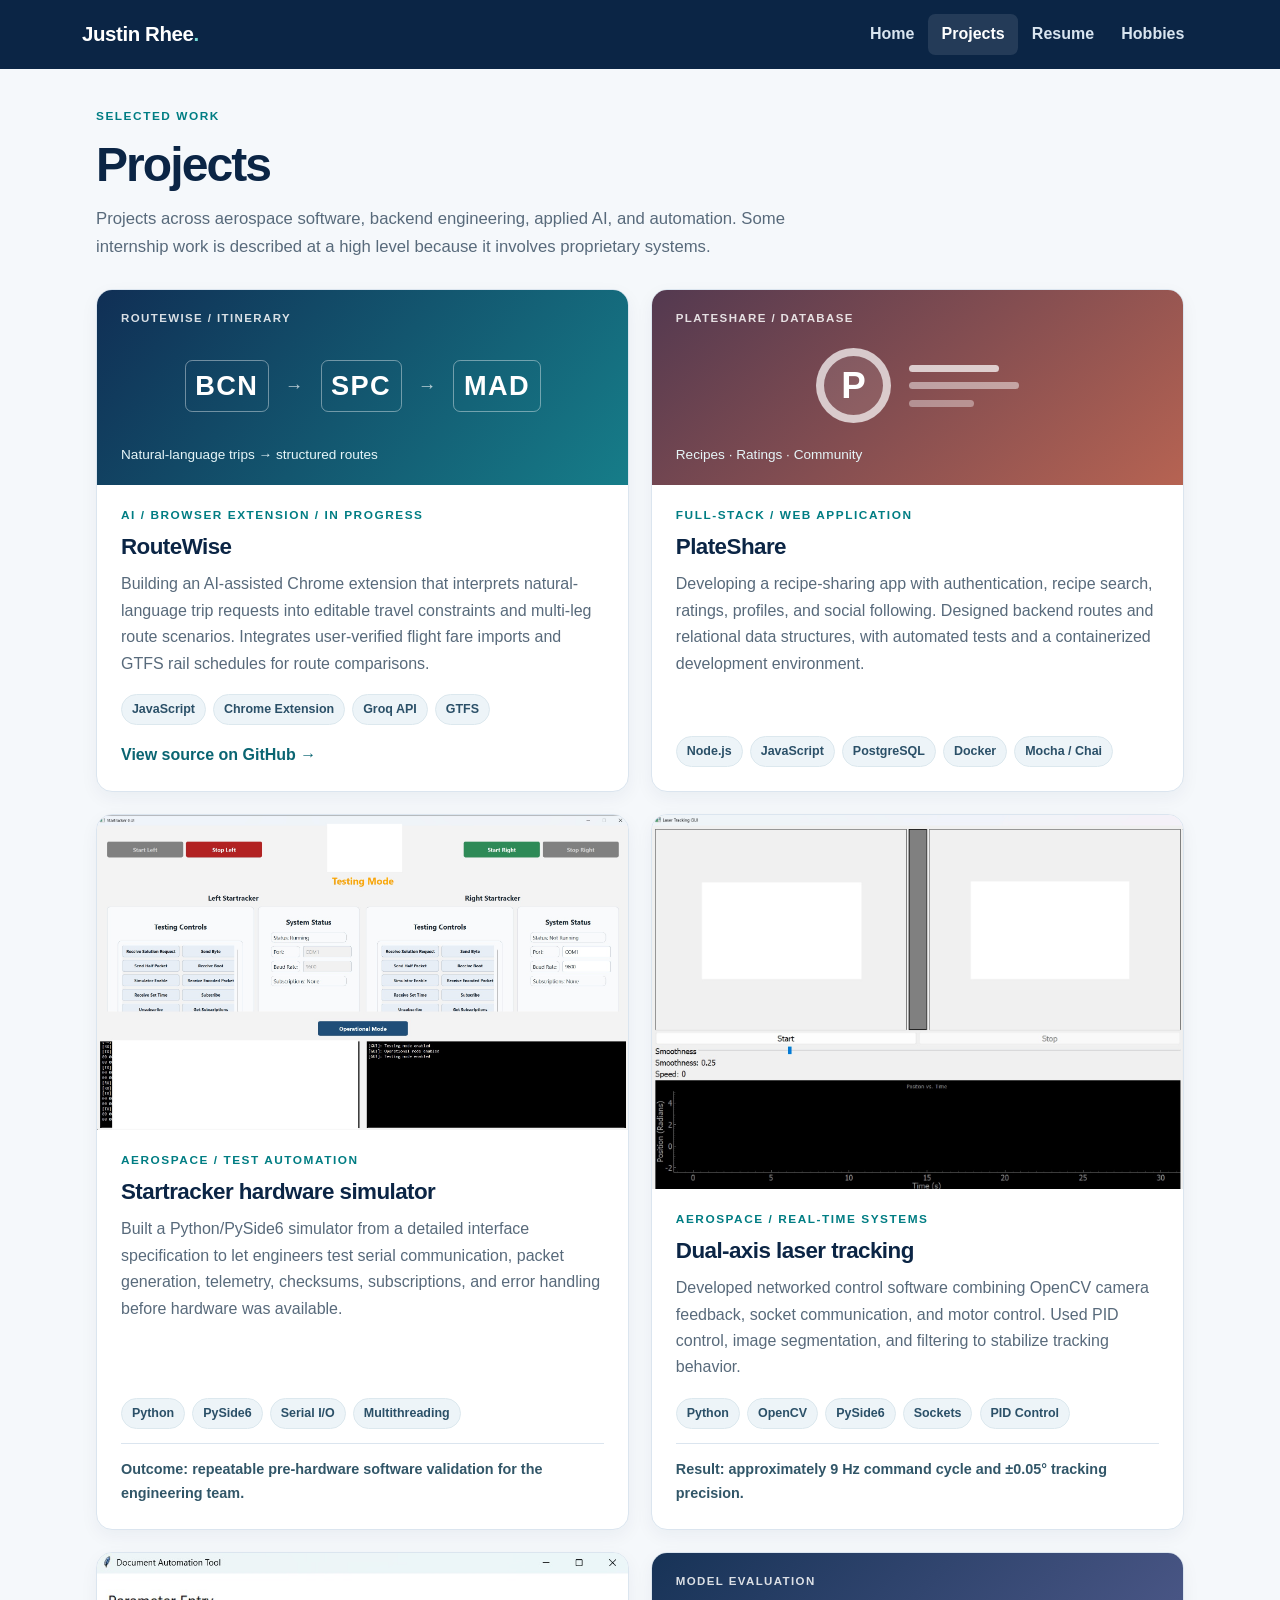
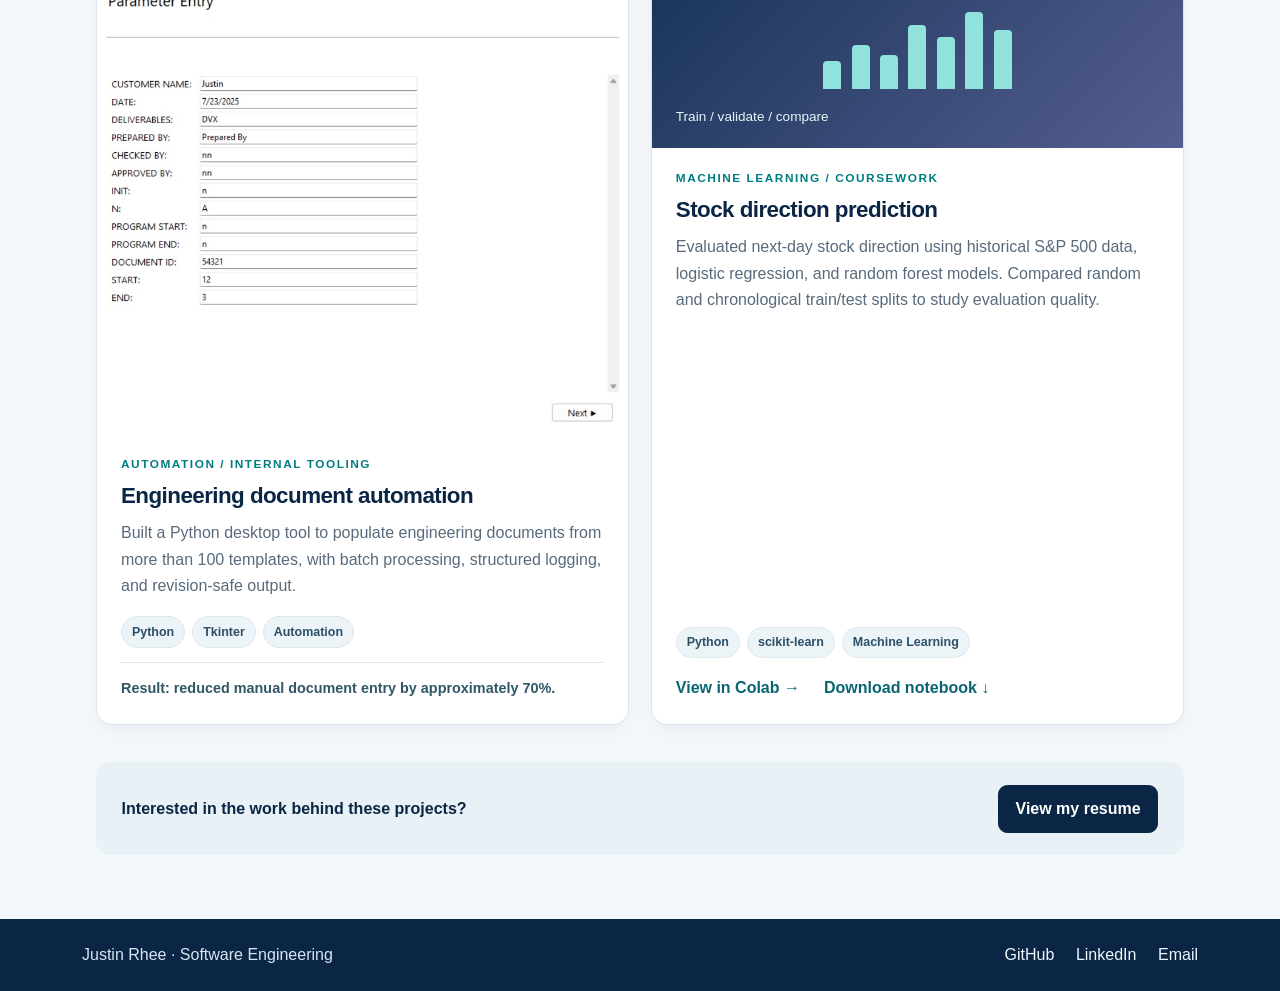
<file: views/projects.html>
<!DOCTYPE html>
<html lang="en">
<head>
  <meta charset="UTF-8">
  <meta name="viewport" content="width=device-width, initial-scale=1">
  <meta name="description" content="Selected projects by Justin Rhee: RouteWise, PlateShare, startracker simulation, laser tracking, and automation.">
  <title>Justin Rhee | Projects</title>
  <link href="https://cdn.jsdelivr.net/npm/bootstrap@5.3.3/dist/css/bootstrap.min.css" rel="stylesheet">
  <link rel="stylesheet" href="../resources/css/styles.css">
</head>
<body>
  <header>
    <nav class="navbar navbar-expand-md navbar-dark navbar-custom" aria-label="Main navigation">
      <div class="container">
        <a class="navbar-brand" href="home.html">Justin Rhee<span class="brand-dot">.</span></a>
        <button class="navbar-toggler" type="button" data-bs-toggle="collapse" data-bs-target="#mainNav" aria-controls="mainNav" aria-expanded="false" aria-label="Toggle navigation"><span class="navbar-toggler-icon"></span></button>
        <div class="collapse navbar-collapse" id="mainNav"><ul class="navbar-nav ms-auto"><li class="nav-item"><a class="nav-link" href="home.html">Home</a></li>
<li class="nav-item"><a class="nav-link active" aria-current="page" href="projects.html">Projects</a></li>
<li class="nav-item"><a class="nav-link" href="resume.html">Resume</a></li>
<li class="nav-item"><a class="nav-link" href="hobbies.html">Hobbies</a></li></ul></div>
      </div>
    </nav>
  </header>
  <main class="container page-shell"><section class="page-intro"><p class="eyebrow">Selected work</p><h1>Projects</h1><p>Projects across aerospace software, backend engineering, applied AI, and automation. Some internship work is described at a high level because it involves proprietary systems.</p></section>
<div class="projects-grid"><article class="project-card" id="routewise">
      <div class="project-visual visual-route" aria-hidden="true"><span class="visual-label">ROUTEWISE / ITINERARY</span><div class="route-path"><span>BCN</span><b>→</b><span>SPC</span><b>→</b><span>MAD</span></div><span class="visual-sub">Natural-language trips → structured routes</span></div>
      <div class="project-content">
        <p class="eyebrow">AI / BROWSER EXTENSION / IN PROGRESS</p>
        <h2>RouteWise</h2>
        <p class="project-description">Building an AI-assisted Chrome extension that interprets natural-language trip requests into editable travel constraints and multi-leg route scenarios. Integrates user-verified flight fare imports and GTFS rail schedules for route comparisons.</p>
        <div class="tech-list"><span class="tech-tag">JavaScript</span><span class="tech-tag">Chrome Extension</span><span class="tech-tag">Groq API</span><span class="tech-tag">GTFS</span></div>

        <div class="project-actions"><a class="text-link" href="https://github.com/justinr1266/travel-planner" target="_blank" rel="noopener noreferrer">View source on GitHub &rarr;</a></div>
      </div>
    </article><article class="project-card" id="plateshare">
      <div class="project-visual visual-plate" aria-hidden="true"><span class="visual-label">PLATESHARE / DATABASE</span><div class="plate-graphic"><span class="plate-circle">P</span><span class="plate-lines"><i></i><i></i><i></i></span></div><span class="visual-sub">Recipes &middot; Ratings &middot; Community</span></div>
      <div class="project-content">
        <p class="eyebrow">FULL-STACK / WEB APPLICATION</p>
        <h2>PlateShare</h2>
        <p class="project-description">Developing a recipe-sharing app with authentication, recipe search, ratings, profiles, and social following. Designed backend routes and relational data structures, with automated tests and a containerized development environment.</p>
        <div class="tech-list"><span class="tech-tag">Node.js</span><span class="tech-tag">JavaScript</span><span class="tech-tag">PostgreSQL</span><span class="tech-tag">Docker</span><span class="tech-tag">Mocha / Chai</span></div>


      </div>
    </article><article class="project-card" id="startracker">
      <img class="project-image" src="../resources/img/startracker.jpg" alt="Startracker simulator testing interface">
      <div class="project-content">
        <p class="eyebrow">AEROSPACE / TEST AUTOMATION</p>
        <h2>Startracker hardware simulator</h2>
        <p class="project-description">Built a Python/PySide6 simulator from a detailed interface specification to let engineers test serial communication, packet generation, telemetry, checksums, subscriptions, and error handling before hardware was available.</p>
        <div class="tech-list"><span class="tech-tag">Python</span><span class="tech-tag">PySide6</span><span class="tech-tag">Serial I/O</span><span class="tech-tag">Multithreading</span></div>
        <p class="project-impact">Outcome: repeatable pre-hardware software validation for the engineering team.</p>

      </div>
    </article><article class="project-card" id="laser-tracking">
      <img class="project-image" src="../resources/img/lasertrack.jpg" alt="Dual-axis laser tracking system">
      <div class="project-content">
        <p class="eyebrow">AEROSPACE / REAL-TIME SYSTEMS</p>
        <h2>Dual-axis laser tracking</h2>
        <p class="project-description">Developed networked control software combining OpenCV camera feedback, socket communication, and motor control. Used PID control, image segmentation, and filtering to stabilize tracking behavior.</p>
        <div class="tech-list"><span class="tech-tag">Python</span><span class="tech-tag">OpenCV</span><span class="tech-tag">PySide6</span><span class="tech-tag">Sockets</span><span class="tech-tag">PID Control</span></div>
        <p class="project-impact">Result: approximately 9 Hz command cycle and ±0.05° tracking precision.</p>

      </div>
    </article><article class="project-card" id="document-automation">
      <img class="project-image" src="../resources/img/document.jpg" alt="Engineering document automation application">
      <div class="project-content">
        <p class="eyebrow">AUTOMATION / INTERNAL TOOLING</p>
        <h2>Engineering document automation</h2>
        <p class="project-description">Built a Python desktop tool to populate engineering documents from more than 100 templates, with batch processing, structured logging, and revision-safe output.</p>
        <div class="tech-list"><span class="tech-tag">Python</span><span class="tech-tag">Tkinter</span><span class="tech-tag">Automation</span></div>
        <p class="project-impact">Result: reduced manual document entry by approximately 70%.</p>

      </div>
    </article><article class="project-card" id="stock-prediction">
      <div class="project-visual visual-market" aria-hidden="true"><span class="visual-label">MODEL EVALUATION</span><div class="market-bars"><span></span><span></span><span></span><span></span><span></span><span></span><span></span></div><span class="visual-sub">Train / validate / compare</span></div>
      <div class="project-content">
        <p class="eyebrow">MACHINE LEARNING / COURSEWORK</p>
        <h2>Stock direction prediction</h2>
        <p class="project-description">Evaluated next-day stock direction using historical S&amp;P 500 data, logistic regression, and random forest models. Compared random and chronological train/test splits to study evaluation quality.</p>
        <div class="tech-list"><span class="tech-tag">Python</span><span class="tech-tag">scikit-learn</span><span class="tech-tag">Machine Learning</span></div>

        <div class="project-actions"><a class="text-link" href="https://colab.research.google.com/github/justinr1266/personal-website/blob/main/resources/PortfolioProject1Justin.ipynb" target="_blank" rel="noopener noreferrer">View in Colab &rarr;</a> <a class="text-link" href="../resources/PortfolioProject1Justin.ipynb" download>Download notebook &darr;</a></div>
      </div>
    </article></div><div class="page-end-cta"><p>Interested in the work behind these projects?</p><a class="btn btn-primary" href="resume.html">View my resume</a></div></main>
  <footer class="site-footer">
    <div class="container footer-content">
      <span>Justin Rhee &middot; Software Engineering</span>
      <div class="footer-links"><a href="https://github.com/justinr1266" target="_blank" rel="noopener noreferrer">GitHub</a><a href="https://www.linkedin.com/in/justin-h-rhee/" target="_blank" rel="noopener noreferrer">LinkedIn</a><a href="mailto:justinrhee.career@gmail.com">Email</a></div>
    </div>
  </footer>
  <script src="https://cdn.jsdelivr.net/npm/bootstrap@5.3.3/dist/js/bootstrap.bundle.min.js"></script>
</body>
</html>
</file>
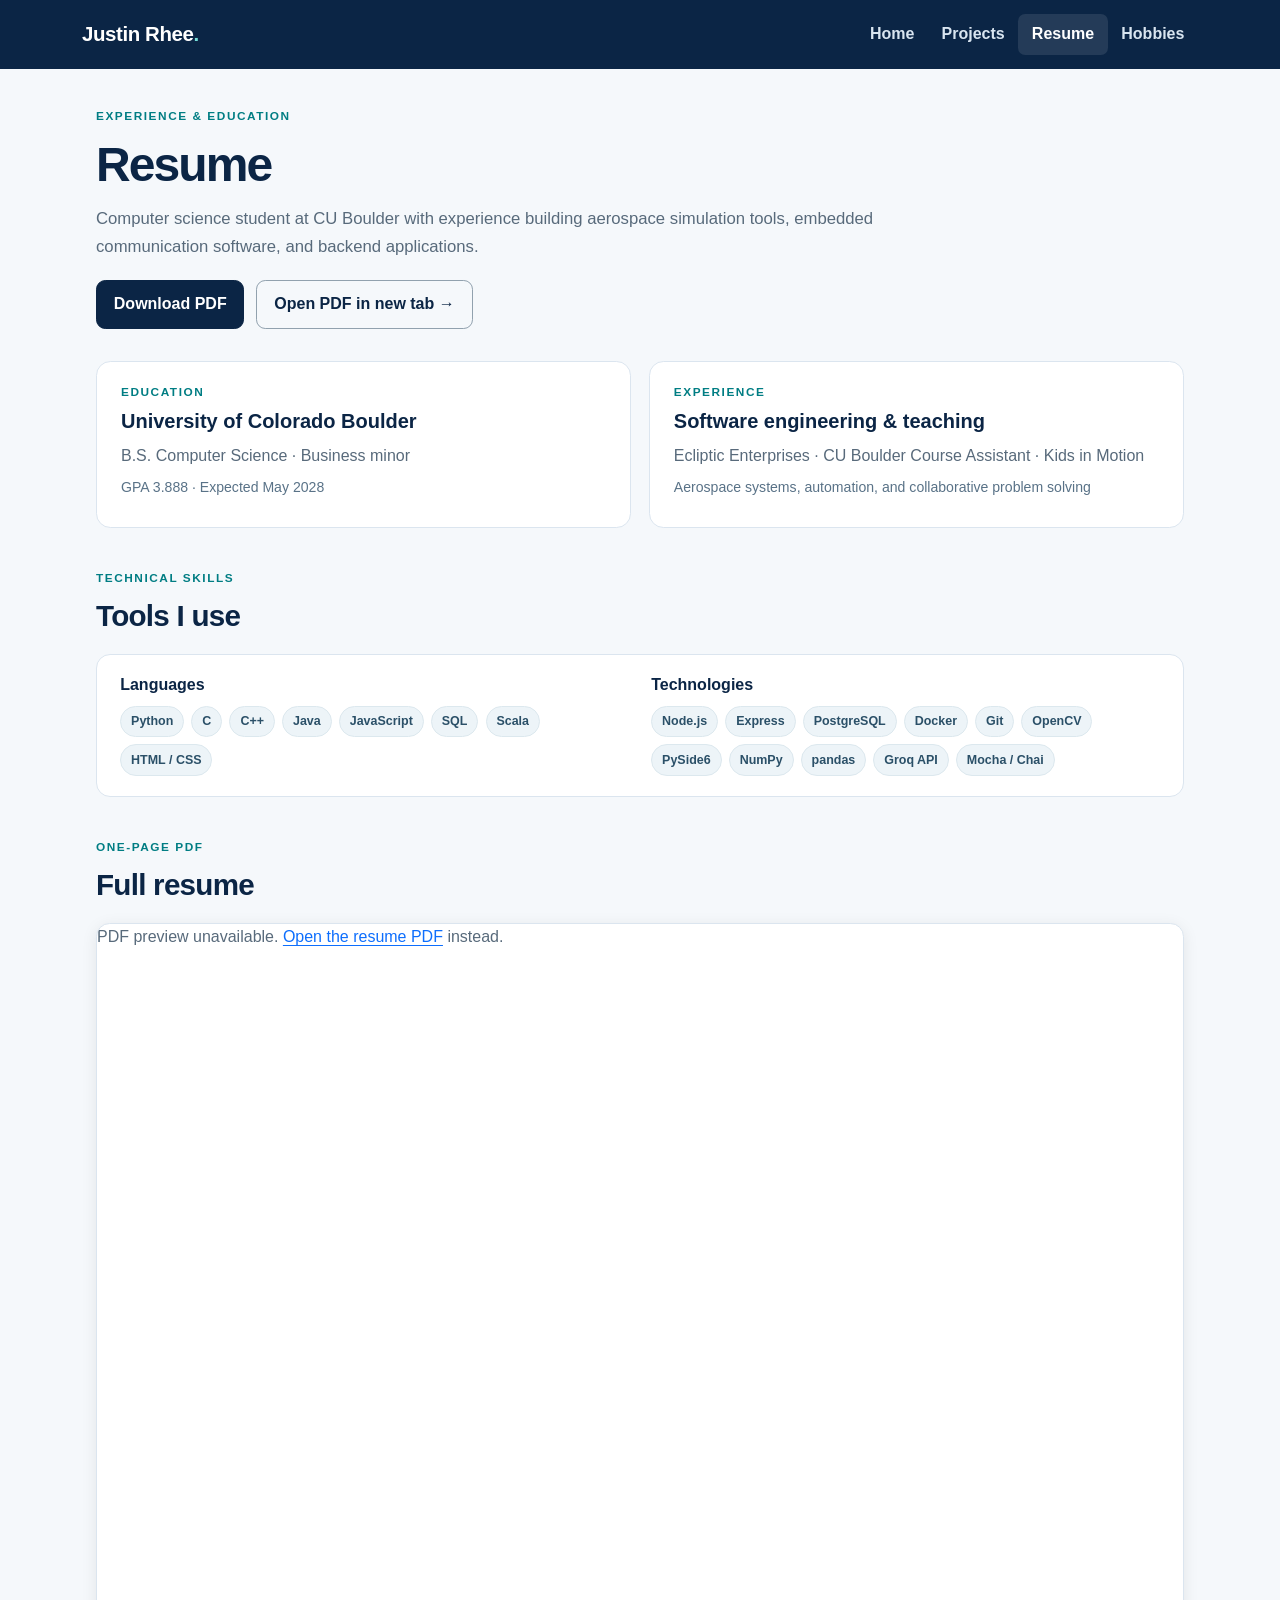
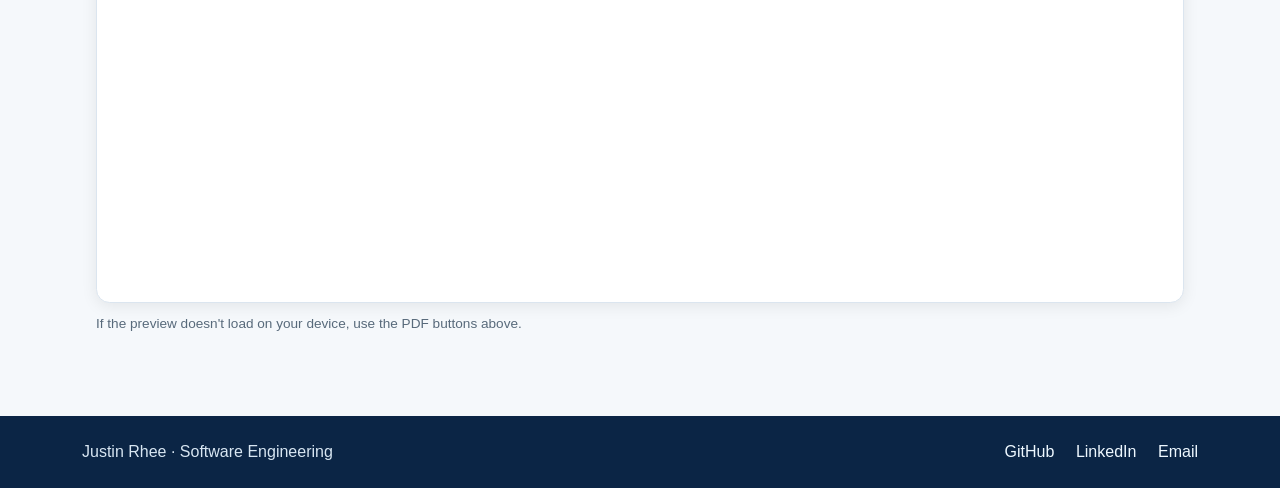
<file: views/resume.html>
<!DOCTYPE html>
<html lang="en">
<head>
  <meta charset="UTF-8">
  <meta name="viewport" content="width=device-width, initial-scale=1">
  <meta name="description" content="Download the latest one-page resume for Justin Rhee, including aerospace software, PlateShare, RouteWise, and technical skills.">
  <title>Justin Rhee | Resume</title>
  <link href="https://cdn.jsdelivr.net/npm/bootstrap@5.3.3/dist/css/bootstrap.min.css" rel="stylesheet">
  <link rel="stylesheet" href="../resources/css/styles.css">
</head>
<body>
  <header>
    <nav class="navbar navbar-expand-md navbar-dark navbar-custom" aria-label="Main navigation">
      <div class="container">
        <a class="navbar-brand" href="home.html">Justin Rhee<span class="brand-dot">.</span></a>
        <button class="navbar-toggler" type="button" data-bs-toggle="collapse" data-bs-target="#mainNav" aria-controls="mainNav" aria-expanded="false" aria-label="Toggle navigation"><span class="navbar-toggler-icon"></span></button>
        <div class="collapse navbar-collapse" id="mainNav"><ul class="navbar-nav ms-auto"><li class="nav-item"><a class="nav-link" href="home.html">Home</a></li>
<li class="nav-item"><a class="nav-link" href="projects.html">Projects</a></li>
<li class="nav-item"><a class="nav-link active" aria-current="page" href="resume.html">Resume</a></li>
<li class="nav-item"><a class="nav-link" href="hobbies.html">Hobbies</a></li></ul></div>
      </div>
    </nav>
  </header>
  <main class="container page-shell"><section class="page-intro resume-intro"><p class="eyebrow">Experience &amp; education</p><h1>Resume</h1><p>Computer science student at CU Boulder with experience building aerospace simulation tools, embedded communication software, and backend applications.</p>
  <div class="resume-actions"><a class="btn btn-primary" href="../resources/resume/Justin_Rhee_Resume.pdf" download="Justin_Rhee_Resume.pdf">Download PDF</a><a class="btn btn-outline-dark" href="../resources/resume/Justin_Rhee_Resume.pdf" target="_blank" rel="noopener noreferrer">Open PDF in new tab &rarr;</a></div>
</section>
<div class="resume-summary-grid">
  <section class="summary-card"><p class="eyebrow">Education</p><h2>University of Colorado Boulder</h2><p>B.S. Computer Science &middot; Business minor</p><p class="muted">GPA 3.888 &middot; Expected May 2028</p></section>
  <section class="summary-card"><p class="eyebrow">Experience</p><h2>Software engineering &amp; teaching</h2><p>Ecliptic Enterprises &middot; CU Boulder Course Assistant &middot; Kids in Motion</p><p class="muted">Aerospace systems, automation, and collaborative problem solving</p></section>
</div>
<section class="resume-skills" aria-labelledby="resume-skills-heading"><div class="section-heading"><div><p class="eyebrow">Technical skills</p><h2 id="resume-skills-heading">Tools I use</h2></div></div>
  <div class="skill-overview"><div><h3>Languages</h3><div class="tech-list"><span class="tech-tag">Python</span><span class="tech-tag">C</span><span class="tech-tag">C++</span><span class="tech-tag">Java</span><span class="tech-tag">JavaScript</span><span class="tech-tag">SQL</span><span class="tech-tag">Scala</span><span class="tech-tag">HTML / CSS</span></div></div>
  <div><h3>Technologies</h3><div class="tech-list"><span class="tech-tag">Node.js</span><span class="tech-tag">Express</span><span class="tech-tag">PostgreSQL</span><span class="tech-tag">Docker</span><span class="tech-tag">Git</span><span class="tech-tag">OpenCV</span><span class="tech-tag">PySide6</span><span class="tech-tag">NumPy</span><span class="tech-tag">pandas</span><span class="tech-tag">Groq API</span><span class="tech-tag">Mocha / Chai</span></div></div></div>
</section>
<section class="resume-preview" aria-labelledby="pdf-preview-heading"><div class="section-heading"><div><p class="eyebrow">One-page PDF</p><h2 id="pdf-preview-heading">Full resume</h2></div></div>
  <object data="../resources/resume/Justin_Rhee_Resume.pdf#toolbar=0" type="application/pdf" class="resume-pdf" aria-label="PDF preview of Justin Rhee's resume"><p>PDF preview unavailable. <a href="../resources/resume/Justin_Rhee_Resume.pdf" target="_blank" rel="noopener noreferrer">Open the resume PDF</a> instead.</p></object>
  <p class="resume-preview-note">If the preview doesn't load on your device, use the PDF buttons above.</p>
</section></main>
  <footer class="site-footer">
    <div class="container footer-content">
      <span>Justin Rhee &middot; Software Engineering</span>
      <div class="footer-links"><a href="https://github.com/justinr1266" target="_blank" rel="noopener noreferrer">GitHub</a><a href="https://www.linkedin.com/in/justin-h-rhee/" target="_blank" rel="noopener noreferrer">LinkedIn</a><a href="mailto:justinrhee.career@gmail.com">Email</a></div>
    </div>
  </footer>
  <script src="https://cdn.jsdelivr.net/npm/bootstrap@5.3.3/dist/js/bootstrap.bundle.min.js"></script>
</body>
</html>
</file>
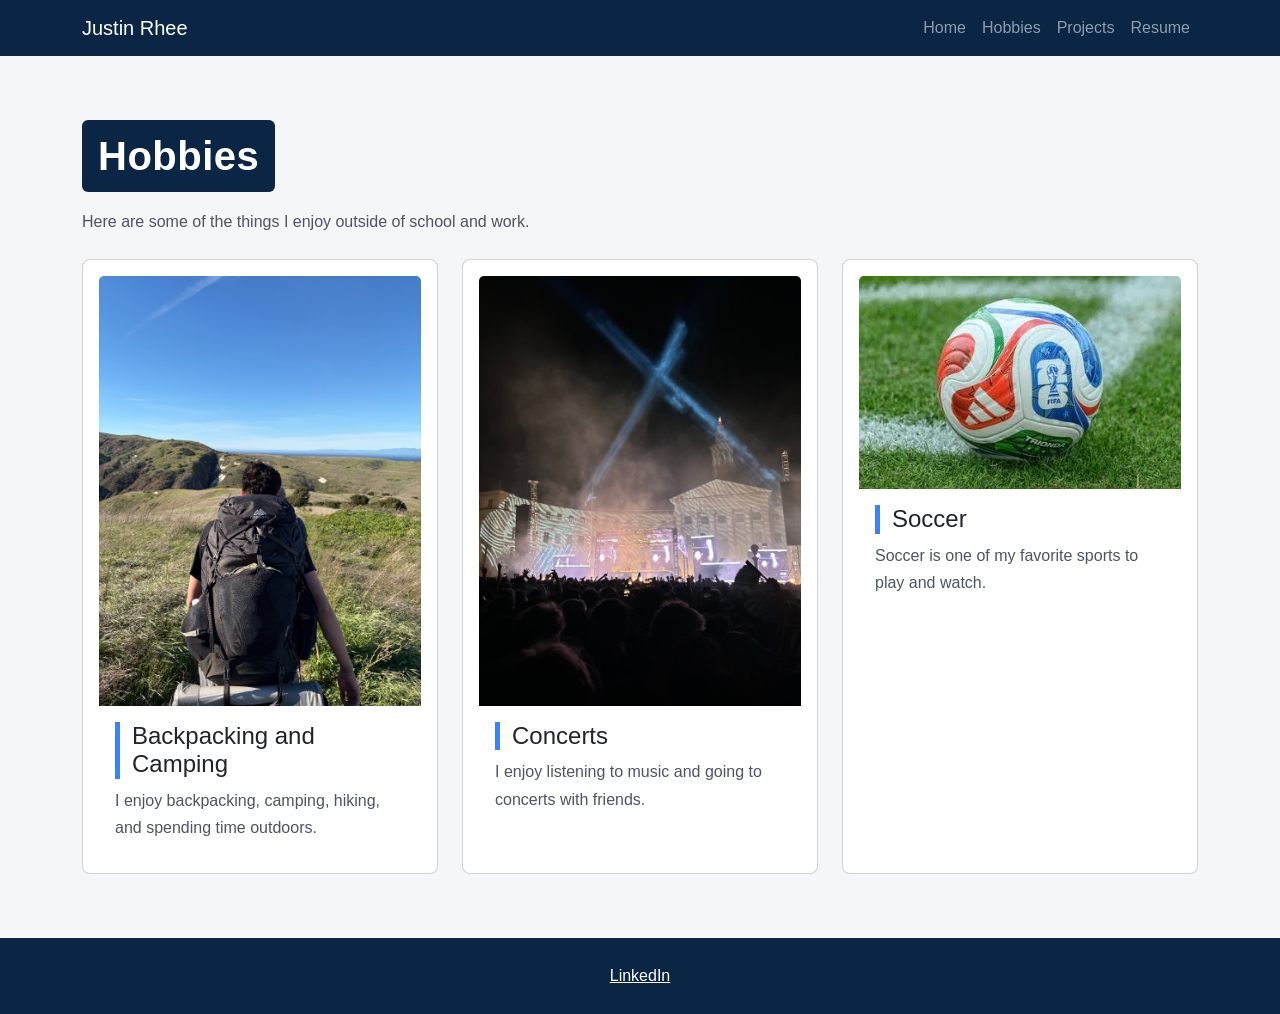
<file: Website/views/hobbies.html>
<!DOCTYPE html>
<html lang="en">

<head>
    <meta charset="UTF-8">
    <meta name="viewport" content="width=device-width, initial-scale=1.0">

    <title>Justin Rhee | Hobbies</title>

    <!-- Bootstrap stylesheet -->
    <link
        href="https://cdn.jsdelivr.net/npm/bootstrap@5.3.3/dist/css/bootstrap.min.css"
        rel="stylesheet"
    >

    <!-- Custom stylesheet -->
    <link rel="stylesheet" href="../resources/css/styles.css">
</head>

<body>

    <header>
        <nav class="navbar navbar-expand-md navbar-dark navbar-custom">
            <div class="container">

                <a class="navbar-brand" href="home.html">
                    Justin Rhee
                </a>

                <button
                    class="navbar-toggler"
                    type="button"
                    data-bs-toggle="collapse"
                    data-bs-target="#mainNav"
                    aria-controls="mainNav"
                    aria-expanded="false"
                    aria-label="Toggle navigation"
                >
                    <span class="navbar-toggler-icon"></span>
                </button>

                <div class="collapse navbar-collapse" id="mainNav">
                    <ul class="navbar-nav ms-auto">

                        <li class="nav-item">
                            <a class="nav-link" href="home.html">Home</a>
                        </li>

                        <li class="nav-item">
                            <a class="nav-link" href="hobbies.html">Hobbies</a>
                        </li>

                        <li class="nav-item">
                            <a class="nav-link" href="projects.html">Projects</a>
                        </li>

                        <li class="nav-item">
                            <a class="nav-link" href="resume.html">Resume</a>
                        </li>

                    </ul>
                </div>

            </div>
        </nav>
    </header>
    <!--
    BOOTSTRAP ANNOTATIONS

    1. container
    Element: main
    Purpose: Centers the main page content and dynamic horizontal spacing.

    2. col-12
    Element: div surrounding each hobby card
    Purpose: Makes each hobby card take the full width of the row
    on small screens.

    3. col-lg-4
    Element: div surrounding each hobby card
    Purpose: Makes each hobby use 4 of Bootstrap's 12 columns on
    large screens, allowing three hobby cards to appear in one row.
    -->
    <main class="container my-5">

        <h1 class="mb-3">Hobbies</h1>

        <p class="mb-4">
            Here are some of the things I enjoy outside of school and work.
        </p>

        <div class="row g-4">

            <div class="col-12 col-md-6 col-lg-4">
                <section class="card hobby-card h-100">

                    <img
                        src="../resources/img/backpacking.jpg"
                        class="card-img-top"
                        alt="Mountain landscape representing backpacking and camping"
                    >

                    <div class="card-body">
                        <h2 class="card-title h4">
                            Backpacking and Camping
                        </h2>

                        <p class="card-text">
                            I enjoy backpacking, camping, hiking, and spending
                            time outdoors.
                        </p>
                    </div>

                </section>
            </div>


            <div class="col-12 col-md-6 col-lg-4">
                <section class="card hobby-card h-100">

                    <img
                        src="../resources/img/concert.jpg"
                        class="card-img-top"
                        alt="Concert stage representing my interest in live music"
                    >

                    <div class="card-body">
                        <h2 class="card-title h4">
                            Concerts
                        </h2>

                        <p class="card-text">
                            I enjoy listening to music and going to concerts
                            with friends.
                        </p>
                    </div>

                </section>
            </div>


            <div class="col-12 col-md-6 col-lg-4">
                <section class="card hobby-card h-100">

                    <img
                        src="../resources/img/soccer.jpg"
                        class="card-img-top"
                        alt="Soccer ball on a field representing my interest in soccer"
                    >

                    <div class="card-body">
                        <h2 class="card-title h4">
                            Soccer
                        </h2>

                        <p class="card-text">
                            Soccer is one of my favorite sports to play and watch.
                        </p>
                    </div>

                </section>
            </div>

        </div>

    </main>

    <footer class="text-center py-4">
        <p class="mb-0">
            <a href="https://www.linkedin.com/in/justin-h-rhee/">
                LinkedIn
            </a>
        </p>
    </footer>
    <script
        src="https://cdn.jsdelivr.net/npm/bootstrap@5.3.3/dist/js/bootstrap.bundle.min.js">
    </script>
</body>

</html>
</file>
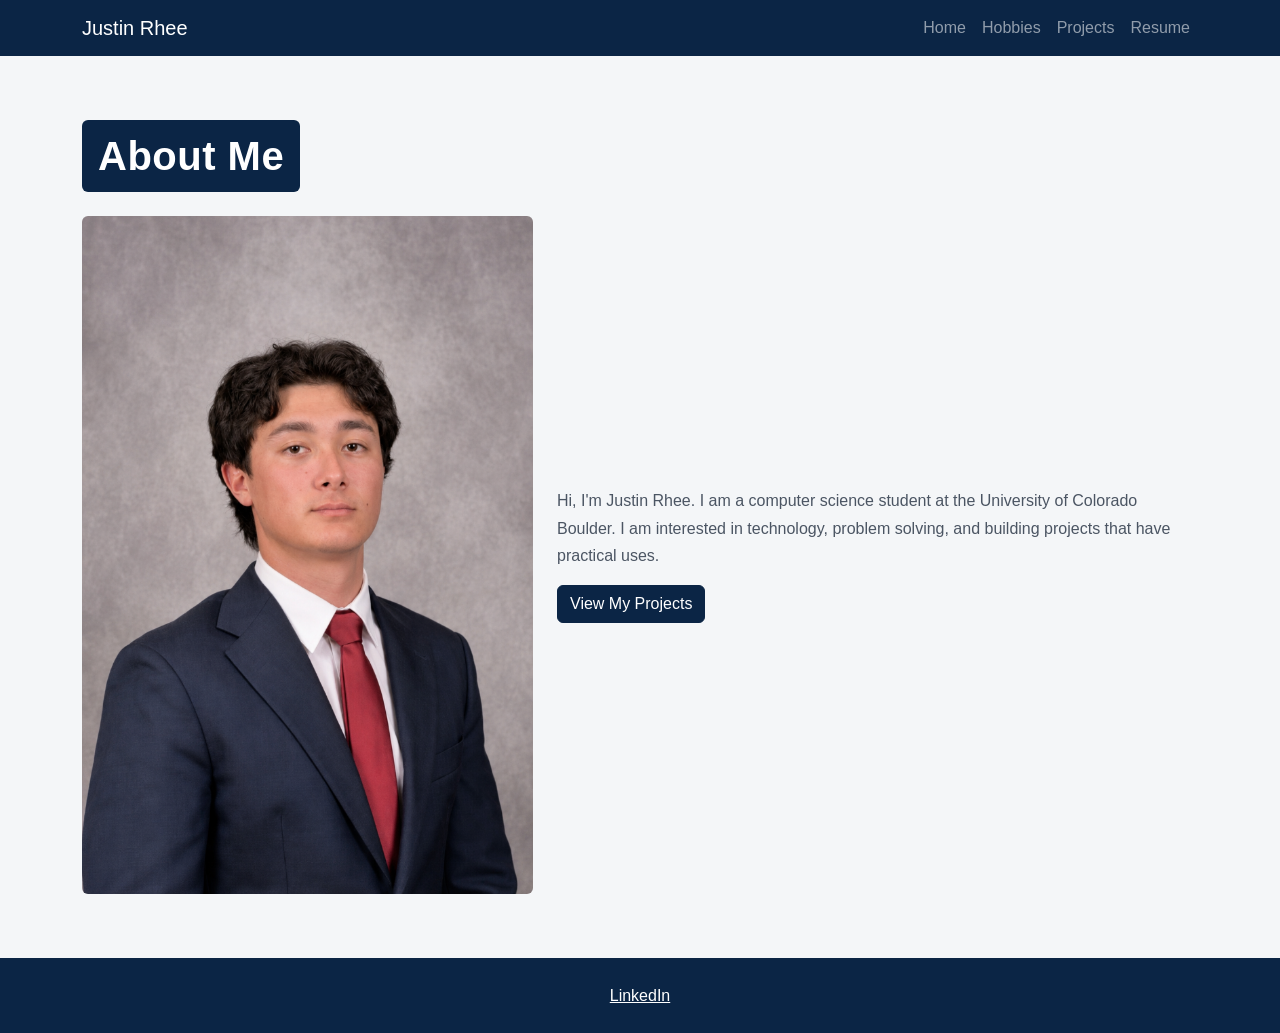
<file: Website/views/home.html>
<!DOCTYPE html>
<html lang="en">

<head>
    <meta charset="UTF-8">
    <meta name="viewport" content="width=device-width, initial-scale=1.0">

    <title>Justin Rhee | Home</title>

    <!-- Bootstrap stylesheet -->
    <link
        href="https://cdn.jsdelivr.net/npm/bootstrap@5.3.3/dist/css/bootstrap.min.css"
        rel="stylesheet"
    >

    <!-- Custom stylesheet -->
    <link rel="stylesheet" href="../resources/css/styles.css">
</head>

<body>

    <header>
        <nav class="navbar navbar-expand-md navbar-dark navbar-custom">
            <div class="container">

                <a class="navbar-brand" href="home.html">
                    Justin Rhee
                </a>

                <button
                    class="navbar-toggler"
                    type="button"
                    data-bs-toggle="collapse"
                    data-bs-target="#mainNav"
                    aria-controls="mainNav"
                    aria-expanded="false"
                    aria-label="Toggle navigation"
                >
                    <span class="navbar-toggler-icon"></span>
                </button>

                <div class="collapse navbar-collapse" id="mainNav">
                    <ul class="navbar-nav ms-auto">

                        <li class="nav-item">
                            <a class="nav-link" href="home.html">Home</a>
                        </li>

                        <li class="nav-item">
                            <a class="nav-link" href="hobbies.html">Hobbies</a>
                        </li>

                        <li class="nav-item">
                            <a class="nav-link" href="projects.html">Projects</a>
                        </li>

                        <li class="nav-item">
                            <a class="nav-link" href="resume.html">Resume</a>
                        </li>

                    </ul>
                </div>

            </div>
        </nav>
    </header>

    <main class="container my-5">

        <section>
            <h1 class="mb-4">About Me</h1>

            <div class="row align-items-center g-4">

                <div class="col-12 col-md-5">
                    <img
                        src="../resources/img/profile.jpg"
                        class="img-fluid rounded"
                        alt="Portrait of Justin Rhee"
                    >
                </div>

                <div class="col-12 col-md-7">

                    <p>
                        Hi, I'm Justin Rhee. I am a computer science student
                        at the University of Colorado Boulder. I am interested
                        in technology, problem solving, and building projects
                        that have practical uses.
                    </p>

                    <a href="projects.html" class="btn btn-primary">
                        View My Projects
                    </a>

                </div>

            </div>
        </section>

    </main>

    <footer class="text-center py-4">
        <p class="mb-0">
            <a href="https://www.linkedin.com/in/justin-h-rhee/">
                LinkedIn
            </a>
        </p>
    </footer>
    <script
        src="https://cdn.jsdelivr.net/npm/bootstrap@5.3.3/dist/js/bootstrap.bundle.min.js">
    </script>
</body>

</html>
</file>
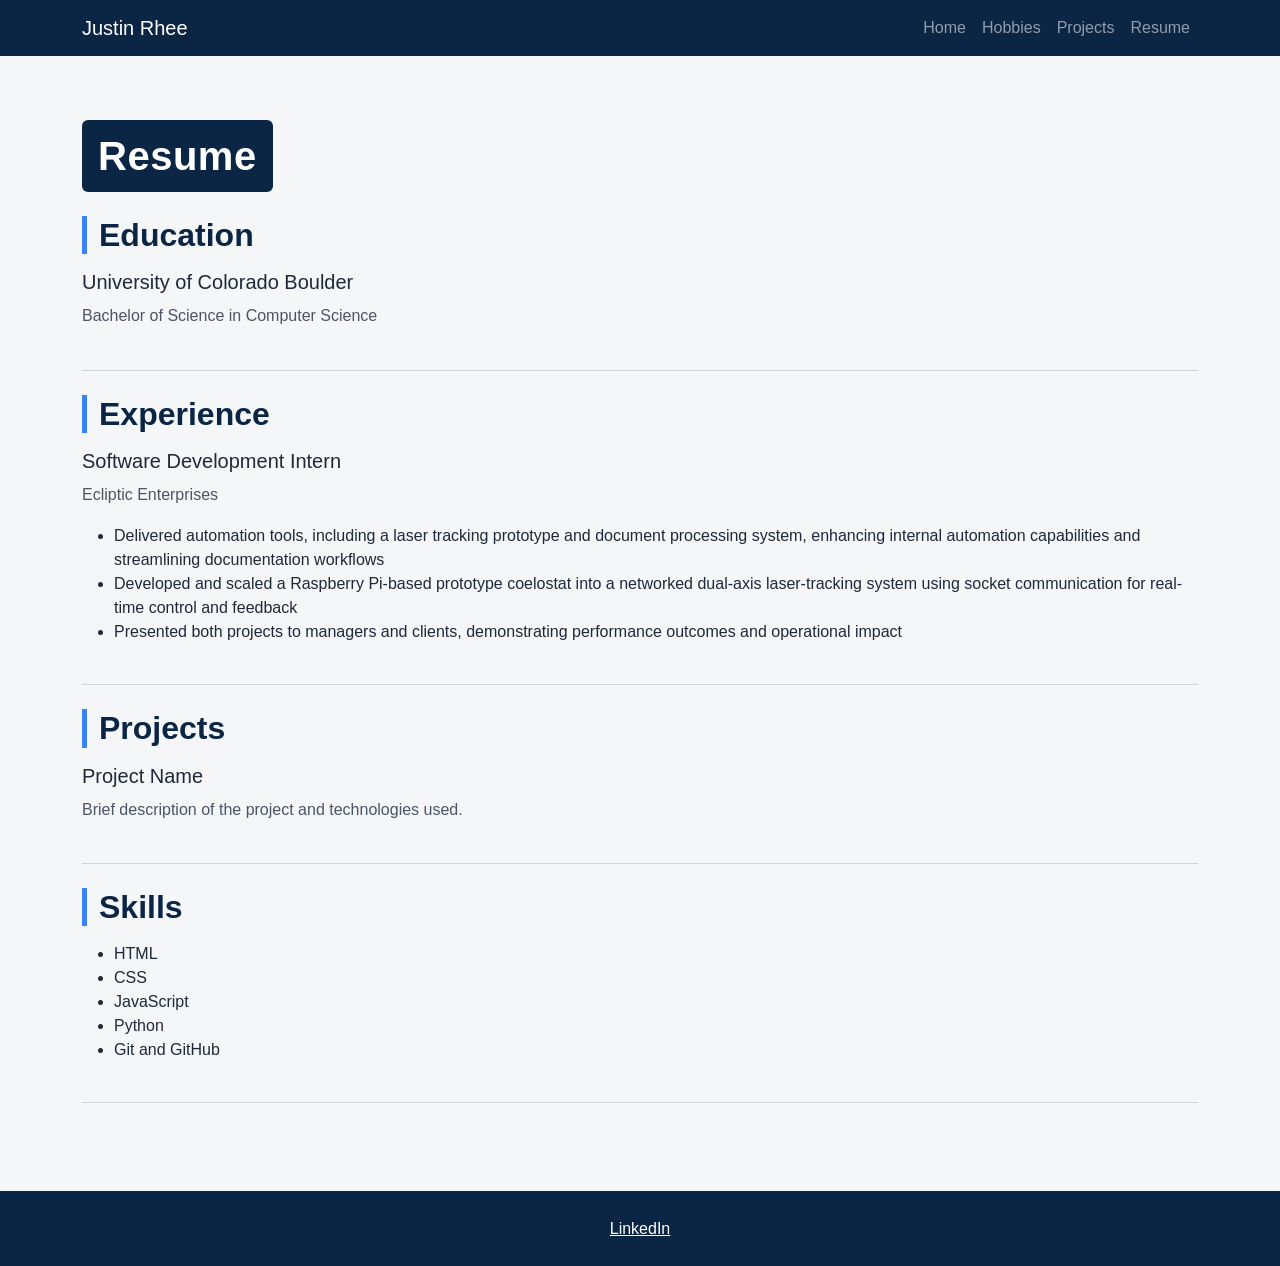
<file: Website/views/resume.html>
<!DOCTYPE html>
<html lang="en">

<head>
    <meta charset="UTF-8">
    <meta name="viewport" content="width=device-width, initial-scale=1.0">

    <title>Justin Rhee | Resume</title>

    <!-- Bootstrap stylesheet -->
    <link
        href="https://cdn.jsdelivr.net/npm/bootstrap@5.3.3/dist/css/bootstrap.min.css"
        rel="stylesheet"
    >

    <!-- Custom stylesheet -->
    <link rel="stylesheet" href="../resources/css/styles.css">
</head>

<body>

    <header>
        <nav class="navbar navbar-expand-md navbar-dark navbar-custom">
            <div class="container">

                <a class="navbar-brand" href="home.html">
                    Justin Rhee
                </a>

                <button
                    class="navbar-toggler"
                    type="button"
                    data-bs-toggle="collapse"
                    data-bs-target="#mainNav"
                    aria-controls="mainNav"
                    aria-expanded="false"
                    aria-label="Toggle navigation"
                >
                    <span class="navbar-toggler-icon"></span>
                </button>

                <div class="collapse navbar-collapse" id="mainNav">
                    <ul class="navbar-nav ms-auto">

                        <li class="nav-item">
                            <a class="nav-link" href="home.html">Home</a>
                        </li>

                        <li class="nav-item">
                            <a class="nav-link" href="hobbies.html">Hobbies</a>
                        </li>

                        <li class="nav-item">
                            <a class="nav-link" href="projects.html">Projects</a>
                        </li>

                        <li class="nav-item">
                            <a class="nav-link" href="resume.html">Resume</a>
                        </li>

                    </ul>
                </div>

            </div>
        </nav>
    </header>

    <main class="container my-5">

        <h1 class="mb-4">Resume</h1>

        <section class="resume-section">
            <h2>Education</h2>

            <h3 class="h5">
                University of Colorado Boulder
            </h3>

            <p>
                Bachelor of Science in Computer Science
            </p>
        </section>


        <section class="resume-section">
            <h2>Experience</h2>

            <article>
                <h3 class="h5">Software Development Intern</h3>

                <p>Ecliptic Enterprises</p>

                <ul>
                    <li>
                        Delivered automation tools, including a laser tracking prototype and document processing
                        system, enhancing internal automation capabilities and streamlining documentation workflows
                    </li>
                    <li>
                        Developed and scaled a Raspberry Pi-based prototype coelostat into a networked dual-axis
                        laser-tracking system using socket communication for real-time control and feedback
                    </li>
                    <li>
                        Presented both projects to managers and clients, demonstrating performance outcomes and operational impact
                    </li>
                </ul>
            </article>
        </section>


        <section class="resume-section">
            <h2>Projects</h2>

            <article>
                <h3 class="h5">Project Name</h3>

                <p>
                    Brief description of the project and technologies used.
                </p>
            </article>
        </section>


        <section class="resume-section">
            <h2>Skills</h2>

            <ul>
                <li>HTML</li>
                <li>CSS</li>
                <li>JavaScript</li>
                <li>Python</li>
                <li>Git and GitHub</li>
            </ul>
        </section>

    </main>

    <footer class="text-center py-4">
        <p class="mb-0">
            <a href="https://www.linkedin.com/in/justin-h-rhee/">
                LinkedIn
            </a>
        </p>
    </footer>
    <script
        src="https://cdn.jsdelivr.net/npm/bootstrap@5.3.3/dist/js/bootstrap.bundle.min.js">
    </script>
</body>

</html>
</file>
<file: Calendar/resources/css/style.css>
h1{
    text-align: center;
    padding-top: 2%;
}
body {
    height: 100%;
    background-color: #f2f2f2;
}

.event:hover {
  cursor: pointer;
}

.hidden {
  visibility: hidden;
  height: 0;
}

#calendar {
  min-height: 100vh;
}

.custom-container {
    width: 100%;
    padding: 20px;
}

.event {
  overflow-wrap: break-word;
}
</file>
<file: resources/css/styles.css>
/* Portfolio styling: responsive, accessible, and static-hosting friendly. */
:root { --navy:#0b2545; --navy-2:#14395c; --ink:#152b41; --muted:#586a7b; --accent:#28b4b0; --line:#dbe5ef; --paper:#f5f8fb; }
html { scroll-behavior:smooth; }
body { font-family:Arial,Helvetica,sans-serif; background:var(--paper); color:var(--ink); margin:0; }
a { text-underline-offset:3px; }
a:focus-visible,button:focus-visible { outline:3px solid #18b7d7; outline-offset:3px; }
.navbar-custom { background:var(--navy); padding:.85rem 0; }
.navbar-brand { font-size:1.28rem; font-weight:750; letter-spacing:-.02em; }
.brand-dot { color:#74ddd8; }
.navbar .nav-link { color:#d9e5f0; font-weight:600; padding:.55rem .85rem!important; border-radius:.45rem; }
.navbar .nav-link:hover,.navbar .nav-link.active { color:white; background:rgba(255,255,255,.10); }
.page-shell { max-width:1120px; padding:2.4rem 1rem 4rem; }
h1,h2,h3 { color:var(--navy); }
p { color:var(--muted); line-height:1.65; }
.eyebrow { color:#007d83; text-transform:uppercase; font-size:.74rem; letter-spacing:.13em; font-weight:800; margin:0 0 .55rem; }
.eyebrow-light { color:#79e2db; }
.btn { font-weight:700; border-radius:.58rem; padding:.7rem 1.05rem; }
.btn-primary { background:var(--navy); border-color:var(--navy); }
.btn-primary:hover,.btn-primary:focus-visible { background:var(--navy-2); border-color:var(--navy-2); }
.btn-outline-dark { border-color:#91a1ae; color:var(--navy); }
.btn-outline-dark:hover { background:var(--navy); border-color:var(--navy); }
.text-link { display:inline-flex; align-items:center; font-weight:750; color:#0a6572; text-decoration:none; }
.text-link:hover { text-decoration:underline; }
.site-footer { padding:1.5rem 0; background:var(--navy); color:#d8e6f2; }
.footer-content { display:flex; gap:1rem; flex-wrap:wrap; justify-content:space-between; align-items:center; }
.footer-links { display:flex; gap:1.35rem; flex-wrap:wrap; }
.site-footer a { color:#eef8ff; text-decoration:none; }
.site-footer a:hover { text-decoration:underline; }
/* Homepage */
.hero { background:linear-gradient(135deg,#09223f 0%,#123f60 100%); color:white; border-radius:1.2rem; overflow:hidden; }
.home-hero { display:grid; grid-template-columns:1.3fr .72fr; min-height:440px; }
.hero-copy { padding:3.4rem clamp(1.5rem,5vw,3.6rem); align-self:center; }
.hero h1 { color:white; font-size:clamp(2rem,3.6vw,3.2rem); line-height:1.14; font-weight:800; letter-spacing:-.035em; margin-bottom:1.1rem; }
.hero-lede { color:#eff6fb; font-size:1.10rem; font-weight:600; line-height:1.6; }
.hero-detail { color:#cbdce9; font-size:.97rem; }
.hero-actions { display:flex; flex-wrap:wrap; gap:.75rem; margin-top:1.65rem; }
.action-primary { color:var(--navy); }
.hero-portrait { min-height:100%; overflow:hidden; }
.hero-portrait img { width:100%; height:100%; object-fit:cover; object-position:center 30%; display:block; }
.section-block { margin-top:3.9rem; }
.compact-section { margin-bottom:.5rem; }
.section-heading { display:flex; justify-content:space-between; align-items:end; gap:1rem; flex-wrap:wrap; margin-bottom:1.3rem; }
.section-heading h2 { font-size:clamp(1.35rem,2.8vw,1.85rem); font-weight:800; margin:0; letter-spacing:-.025em; }
.focus-grid { display:grid; grid-template-columns:repeat(3,1fr); gap:1rem; }
.focus-tile { background:white; border:1px solid var(--line); border-radius:.88rem; padding:1.3rem; }
.focus-index { display:block; color:#078a91; font-size:.82rem; font-weight:850; margin-bottom:1rem; }
.focus-tile h3 { font-size:1.1rem; font-weight:750; margin-bottom:.55rem; }
.focus-tile p { margin:0; font-size:.95rem; }
.featured-grid { display:grid; grid-template-columns:repeat(2,1fr); gap:1.1rem; }
.featured-project { display:block; background:white; text-decoration:none; border:1px solid var(--line); border-radius:.88rem; padding:1.55rem; box-shadow:0 6px 16px rgba(10,35,65,.04); transition:transform .16s,box-shadow .16s; }
.featured-project:hover { transform:translateY(-3px); box-shadow:0 9px 26px rgba(10,35,65,.10); }
.featured-label { color:#007d83; font-weight:800; font-size:.72rem; letter-spacing:.08em; }
.featured-project h3 { font-size:1.5rem; font-weight:800; margin:.6rem 0; }
.featured-project p { margin-bottom:1.1rem; }
.featured-more { color:#0c7180; font-weight:800; }
.skill-overview { background:white; border:1px solid var(--line); border-radius:.88rem; padding:1.25rem 1.45rem; display:grid; grid-template-columns:1fr 1fr; gap:1.4rem; }
.skill-overview h3 { font-size:1rem; font-weight:800; margin-bottom:.75rem; }
.tech-list { display:flex; flex-wrap:wrap; gap:.45rem; }
.tech-tag { display:inline-block; padding:.33rem .62rem; border-radius:999px; background:#edf4f8; color:#2b5068; font-size:.78rem; font-weight:700; border:1px solid #dce8ee; }
/* Projects */
.page-intro { max-width:760px; margin-bottom:1.8rem; }
.page-intro h1 { font-size:clamp(2rem,4vw,3rem); font-weight:850; letter-spacing:-.04em; margin:.25rem 0 .75rem; }
.page-intro>p:not(.eyebrow) { font-size:1.045rem; }
.projects-grid { display:grid; grid-template-columns:repeat(2,minmax(0,1fr)); gap:1.35rem; }
.project-card { overflow:hidden; background:white; border:1px solid var(--line); border-radius:1rem; display:flex; flex-direction:column; box-shadow:0 6px 18px rgba(11,37,69,.05); scroll-margin-top:1.3rem; }
.project-content { padding:1.3rem 1.5rem 1.5rem; display:flex; flex-direction:column; flex:1; }
.project-content h2 { font-size:1.4rem; font-weight:800; letter-spacing:-.025em; margin:0 0 .65rem; }
.project-description { flex:1; margin-bottom:1.05rem; }
.project-image { display:block; width:100%; height:auto; background:#e8eff5; }
.project-visual { min-height:195px; display:flex; flex-direction:column; justify-content:space-between; padding:1.25rem 1.5rem; color:white; overflow:hidden; }
.visual-route { background:linear-gradient(130deg,#102f55,#167d89); }
.visual-plate { background:linear-gradient(140deg,#533950,#b66352); }
.visual-market { background:linear-gradient(135deg,#173357,#555e90); }
.visual-label { font-size:.72rem; font-weight:800; letter-spacing:.12em; opacity:.84; }
.visual-sub { font-size:.85rem; color:#e6f5f8; }
.route-path { display:flex; justify-content:center; align-items:center; gap:1rem; font-size:1.7rem; font-weight:850; letter-spacing:.05em; }
.route-path span { padding:.3rem .6rem; border:1px solid rgba(255,255,255,.4); border-radius:.45rem; }
.route-path b { font-size:1.15rem; font-weight:500; opacity:.7; }
.plate-graphic { display:flex; align-items:center; justify-content:center; gap:1.1rem; }
.plate-circle { width:75px; height:75px; border-radius:50%; display:flex; align-items:center; justify-content:center; font-size:2.3rem; font-weight:800; border:8px solid rgba(255,255,255,.68); background:rgba(255,255,255,.10); }
.plate-lines { display:flex; flex-direction:column; gap:.65rem; }
.plate-lines i { height:7px; width:90px; border-radius:6px; background:rgba(255,255,255,.72); }
.plate-lines i:nth-child(2) { width:110px; opacity:.65; }
.plate-lines i:nth-child(3) { width:65px; opacity:.52; }
.market-bars { display:flex; justify-content:center; align-items:end; gap:.65rem; height:80px; }
.market-bars span { width:18px; height:35%; background:#91e2dc; border-radius:4px 4px 0 0; }
.market-bars span:nth-child(2) { height:55%; } .market-bars span:nth-child(3) { height:42%; }
.market-bars span:nth-child(4) { height:80%; } .market-bars span:nth-child(5) { height:65%; }
.market-bars span:nth-child(6) { height:96%; } .market-bars span:nth-child(7) { height:73%; }
.project-impact { color:#315668; margin:.9rem 0 0; padding-top:.85rem; border-top:1px solid var(--line); font-weight:700; font-size:.9rem; }
.project-actions { margin-top:1.15rem; display:flex; flex-wrap:wrap; gap:.75rem 1.5rem; }
.page-end-cta { margin-top:2.3rem; padding:1.4rem 1.6rem; background:#e8f1f5; border-radius:.85rem; display:flex; gap:1rem; justify-content:space-between; align-items:center; flex-wrap:wrap; }
.page-end-cta p { margin:0; color:var(--navy); font-weight:750; }
/* Resume */
.resume-intro { max-width:850px; }
.resume-actions { display:flex; flex-wrap:wrap; gap:.75rem; margin-top:1.25rem; }
.resume-summary-grid { display:grid; grid-template-columns:1fr 1fr; gap:1.1rem; margin:2rem 0 2.6rem; }
.summary-card { background:white; padding:1.35rem 1.5rem; border-radius:.9rem; border:1px solid var(--line); }
.summary-card h2 { font-size:1.25rem; font-weight:800; margin-bottom:.65rem; }
.summary-card p { margin-bottom:.38rem; }
.summary-card .muted { font-size:.88rem; color:#597287; }
.resume-skills { margin-bottom:2.6rem; }
.resume-preview { margin-top:2rem; }
.resume-pdf { display:block; width:100%; height:980px; background:white; border:1px solid var(--line); border-radius:.85rem; box-shadow:0 3px 16px rgba(0,0,0,.08); }
.resume-preview-note { font-size:.85rem; margin-top:.65rem; }
/* Hobbies */
.hobby-card { background:white; border:1px solid var(--line); border-radius:.9rem; padding:1rem; overflow:hidden; }
.hobby-card .card-img-top { width:100%; height:190px; object-fit:cover; border-radius:.55rem; }
.hobby-card .card-title { margin-top:1.1rem; font-size:1.25rem; font-weight:800; }
/* Responsive layouts */
@media (max-width:850px) { .home-hero { grid-template-columns:1fr .6fr; } .hero-copy { padding:2rem; } .projects-grid { gap:1rem; } }
@media (max-width:767px) { .page-shell { padding-top:1.5rem; } .home-hero { display:flex; flex-direction:column-reverse; } .hero-portrait { height:250px; } .hero-portrait img { object-position:center 33%; } .hero-copy { padding:1.7rem; } .focus-grid,.featured-grid,.projects-grid,.skill-overview,.resume-summary-grid { grid-template-columns:1fr; } .section-block { margin-top:2.8rem; } .route-path { font-size:1.25rem; gap:.5rem; } .resume-pdf { height:650px; } }
@media (prefers-reduced-motion:reduce) { html { scroll-behavior:auto; } .featured-project { transition:none; } }

/* Compact one-screen homepage. Content remains scrollable when a screen is small. */
body.compact-home { min-height:100vh; min-height:100svh; display:flex; flex-direction:column; }
.compact-home .page-shell { width:100%; flex:1; display:flex; flex-direction:column; justify-content:center; gap:1.05rem; padding-top:1rem; padding-bottom:1rem; }
.compact-home .site-footer { padding:.75rem 0; }
.home-intro { display:grid; grid-template-columns:minmax(0,1.85fr) minmax(220px,.72fr); background:linear-gradient(125deg,#09223f,#123f60); border-radius:1rem; color:white; overflow:hidden; }
.home-intro-copy { align-self:center; padding:1.55rem 1.85rem; }
.home-intro h1 { color:#fff; font-size:clamp(1.8rem,3vw,2.35rem); line-height:1.15; font-weight:800; letter-spacing:-.035em; margin:0 0 .62rem; }
.home-intro .eyebrow { font-size:.67rem; margin-bottom:.48rem; }
.home-about { color:#f0f7fc; font-size:.99rem; font-weight:600; line-height:1.42; margin-bottom:.75rem; }
.home-mini-section { margin-top:.65rem; }
.home-mini-section h2 { color:#8de6dc; font-size:.83rem; font-weight:800; margin:0 0 .18rem; letter-spacing:.01em; }
.home-mini-section p { color:#e0ebf3; font-size:.86rem; line-height:1.38; margin:0; }
.home-intro-portrait { min-height:0; }
.home-intro-portrait img { width:100%; height:100%; display:block; object-fit:cover; object-position:center 31%; }
.home-featured-heading { display:flex; justify-content:space-between; gap:1rem; align-items:center; margin-bottom:.65rem; }
.home-featured-heading h2 { font-size:1.22rem; font-weight:800; letter-spacing:-.02em; margin:0; }
.home-featured-heading .text-link { font-size:.83rem; }
.home-featured-grid { display:grid; grid-template-columns:repeat(3,minmax(0,1fr)); gap:.8rem; }
.home-featured-card { display:block; padding:.9rem 1rem; background:#fff; border:1px solid var(--line); border-radius:.75rem; text-decoration:none; transition:border-color .15s,transform .15s; }
.home-featured-card:hover { border-color:#5daeb4; transform:translateY(-2px); }
.home-featured-card h3 { font-size:1.06rem; font-weight:800; margin:.25rem 0 .25rem; }
.home-featured-card p { font-size:.81rem; line-height:1.4; margin:0; }
.home-featured-card .featured-label { font-size:.64rem; }
@media (max-width:991px) {
  .compact-home .page-shell { justify-content:flex-start; }
  .home-intro { grid-template-columns:minmax(0,1.4fr) minmax(180px,.65fr); }
  .home-intro-copy { padding:1.3rem; }
  .home-mini-section p { font-size:.84rem; }
}
@media (max-width:767px) {
  .home-intro { display:flex; flex-direction:column-reverse; }
  .home-intro-portrait { height:230px; }
  .home-intro-copy { padding:1.25rem; }
  .home-featured-grid { grid-template-columns:1fr; }
  .home-featured-heading { flex-wrap:wrap; }
}
@media (prefers-reduced-motion:reduce) { .home-featured-card { transition:none; } }
</file>
<file: Website/resources/css/styles.css>
/* Element selector, custom colors, and typography */
body {
    font-family: Arial, Helvetica, sans-serif;
    background-color: #f4f6f8;
    color: #1f2937;
    margin: 0;
}


/* Custom navbar color */
.navbar-custom {
    background-color: #0b2545;
}


/* Margin and padding */
main {
    margin: 2rem auto;
    padding: 1rem;
    max-width: 1000px;
}


/* Block-style page titles */
h1 {
    background-color: #0b2545;
    color: white;
    padding: 0.75rem 1rem;
    border-radius: 6px;
    font-weight: 700;
    letter-spacing: 0.5px;
    display: inline-block;
}


/* RClass selector and box-model properties */
.hobby-card {
    padding: 1rem;
    border-radius: 8px;
}


/* Class selector, border radius, and shadow */
.project-card {
    padding: 1rem;
    border-radius: 8px;
    box-shadow: 0 2px 5px rgba(0, 0, 0, 0.15);
}


/* Basic image sizing */
img {
    max-width: 100%;
    height: auto;
}


/* Footer styling */
footer {
    background-color: #0b2545;
    color: white;
    padding: 1rem;
    text-align: center;
}


footer a {
    color: white;
}


/* Overrides Bootstrap's default .btn-primary colors. */
.btn-primary {
    background-color: #0b2545;
    border-color: #0b2545;
}


/* Keeps custom button color when hovering */
.btn-primary:hover {
    background-color: #163b65;
    border-color: #163b65;
}


h2 {
    color: #0b2545;
    font-weight: 700;
    border-left: 5px solid #3b82f6;
    padding-left: 0.75rem;
    margin-bottom: 1rem;
}

.resume-section {
    padding-bottom: 1.5rem;
    margin-bottom: 1.5rem;
    border-bottom: 1px solid #d1d5db;
}


p {
    color: #4b5563;
    line-height: 1.7;
}
</file>
